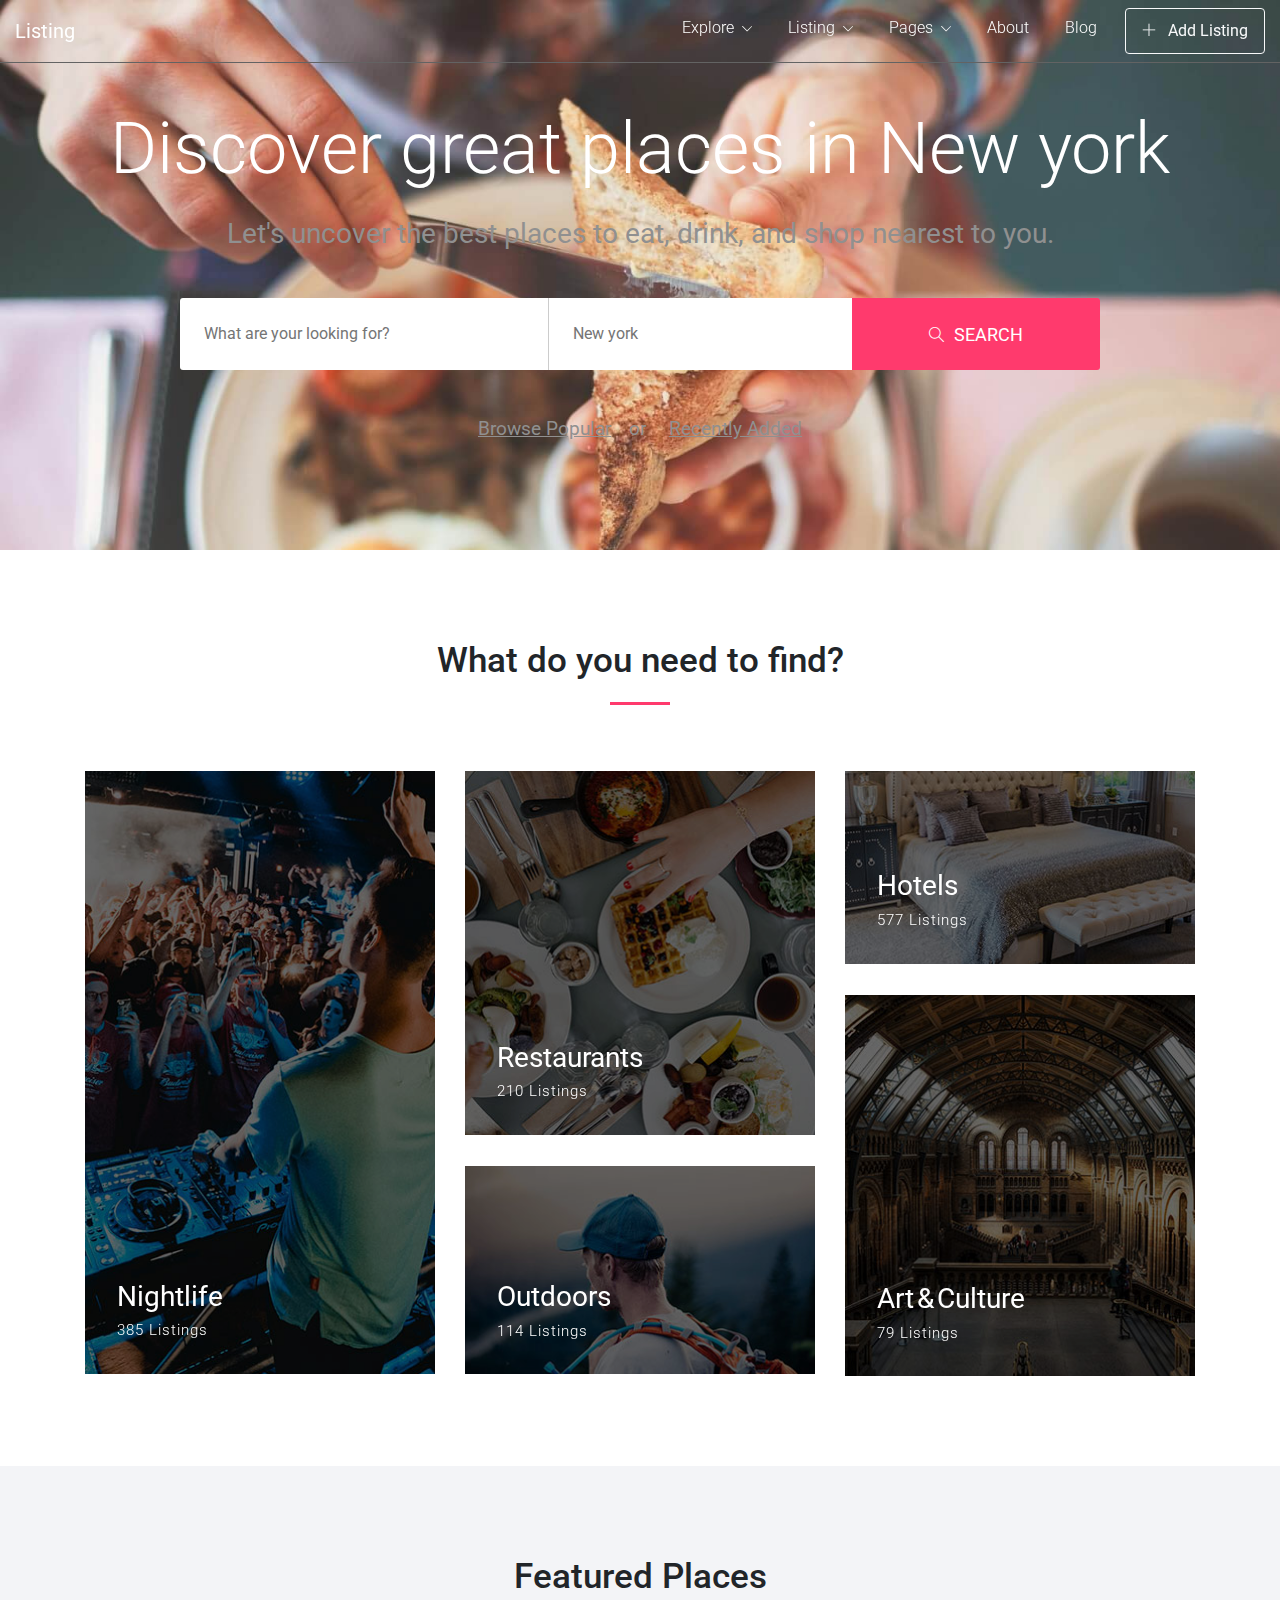
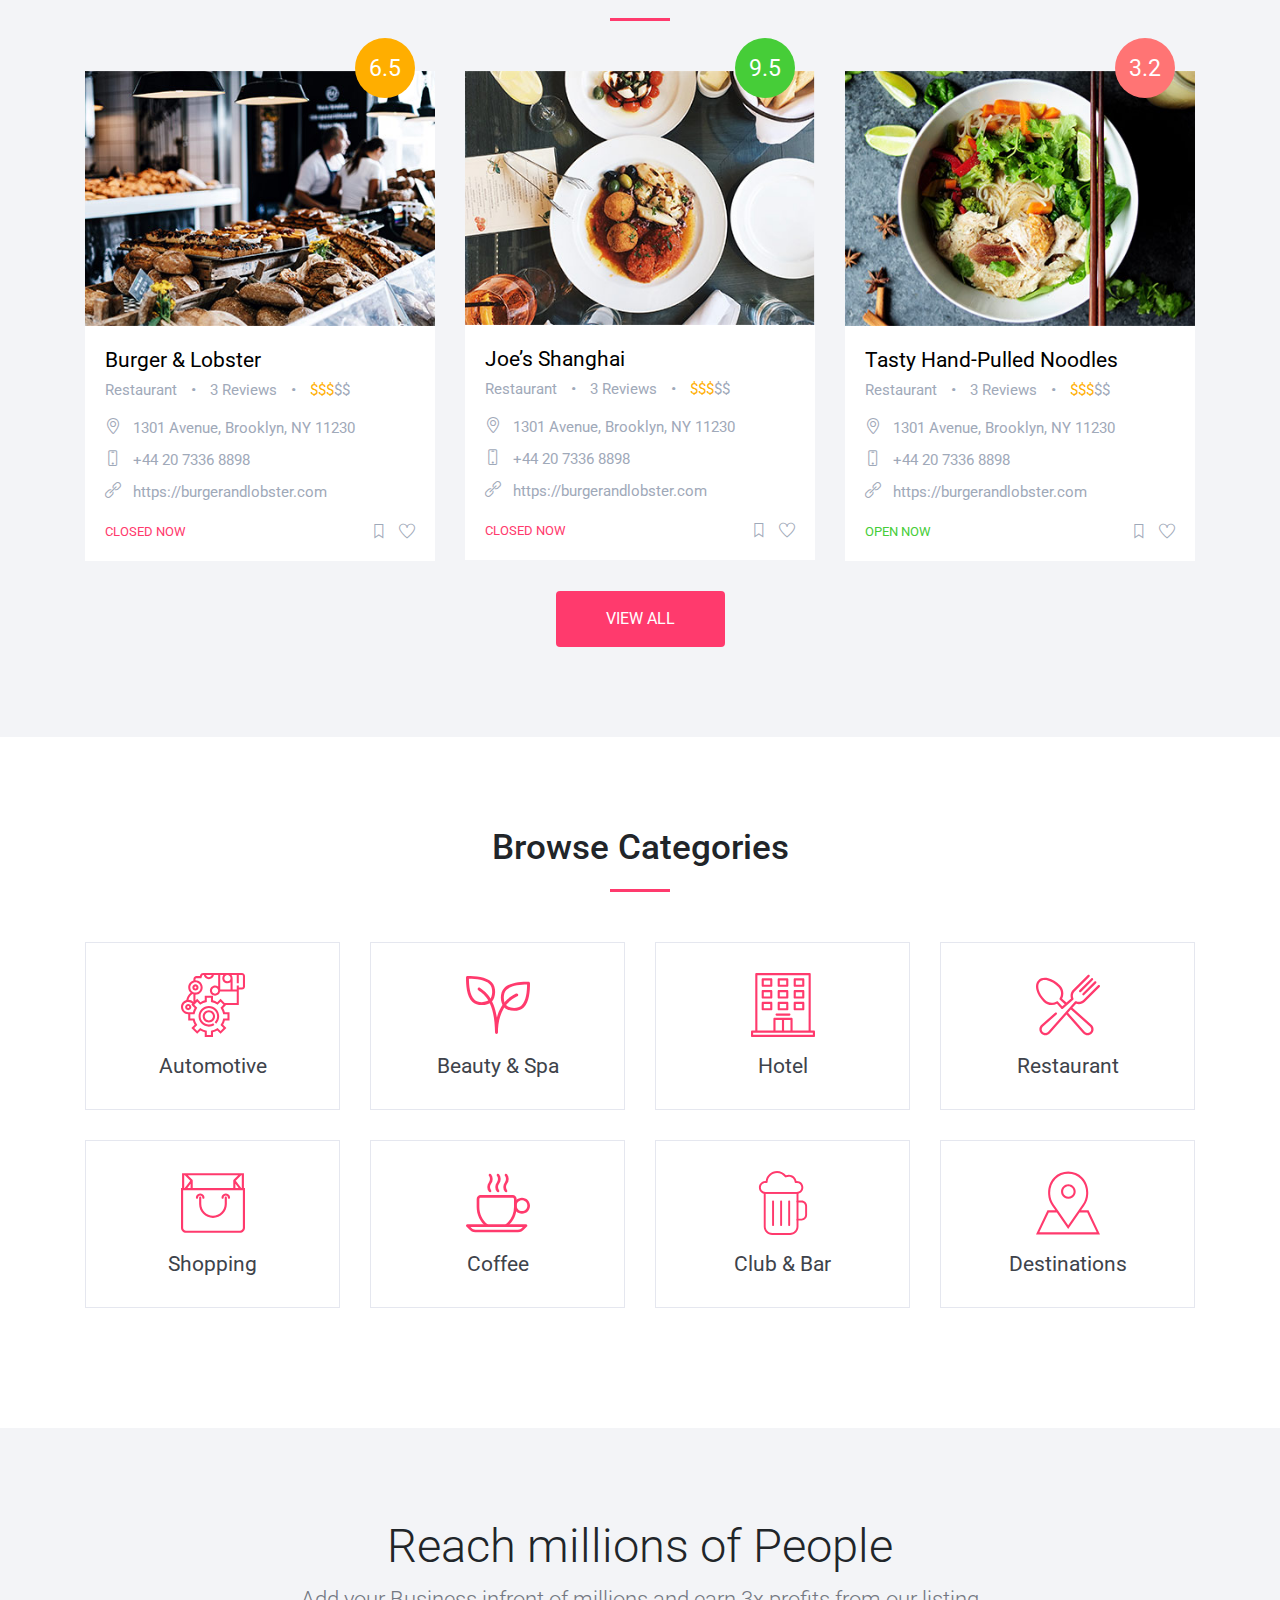
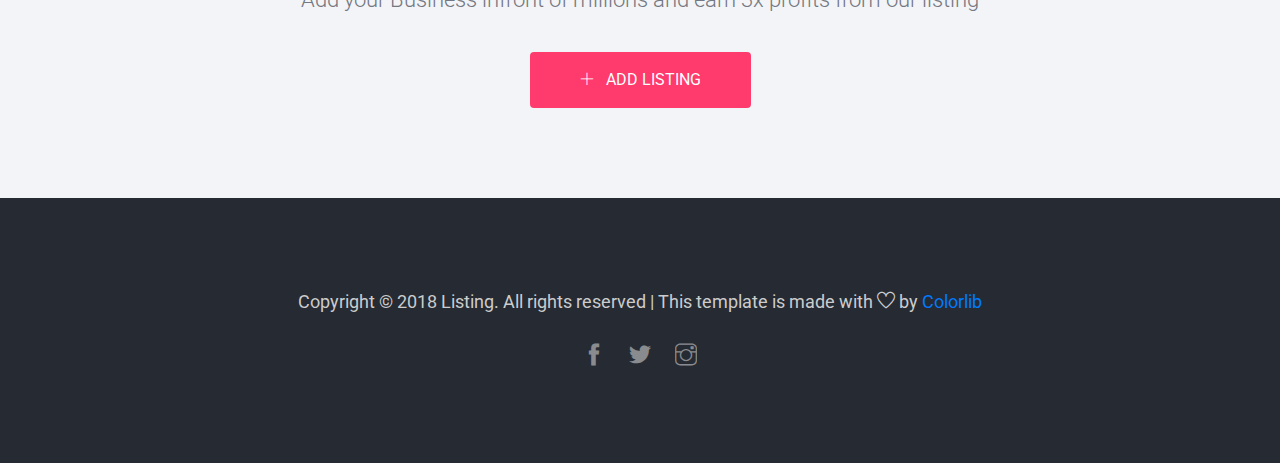
<file: listing-master/index.html>
<!DOCTYPE html>
<html lang="en">

<head>
    <!-- Required meta tags -->
    <meta charset="utf-8">
    <meta http-equiv="X-UA-Compatible" content="IE=edge">
    <meta name="viewport" content="width=device-width, initial-scale=1, shrink-to-fit=no">
    <meta name="author" content="Colorlib">
    <meta name="description" content="#">
    <meta name="keywords" content="#">
    <!-- Page Title -->
    <title>Listing &amp; Directory Website Template</title>
    <!-- Bootstrap CSS -->
    <link rel="stylesheet" href="https://maxcdn.bootstrapcdn.com/bootstrap/4.0.0/css/bootstrap.min.css"
        integrity="sha384-Gn5384xqQ1aoWXA+058RXPxPg6fy4IWvTNh0E263XmFcJlSAwiGgFAW/dAiS6JXm" crossorigin="anonymous">

    <!-- JS파일 -->
    <script src="https://code.jquery.com/jquery-3.2.1.slim.min.js"
        integrity="sha384-KJ3o2DKtIkvYIK3UENzmM7KCkRr/rE9/Qpg6aAZGJwFDMVNA/GpGFF93hXpG5KkN"
        crossorigin="anonymous"></script>
    <script src="https://cdnjs.cloudflare.com/ajax/libs/popper.js/1.12.9/umd/popper.min.js"
        integrity="sha384-ApNbgh9B+Y1QKtv3Rn7W3mgPxhU9K/ScQsAP7hUibX39j7fakFPskvXusvfa0b4Q"
        crossorigin="anonymous"></script>
    <script src="https://maxcdn.bootstrapcdn.com/bootstrap/4.0.0/js/bootstrap.min.js"
        integrity="sha384-JZR6Spejh4U02d8jOt6vLEHfe/JQGiRRSQQxSfFWpi1MquVdAyjUar5+76PVCmYl"
        crossorigin="anonymous"></script>

    <!-- Google Fonts -->
    <link href="https://fonts.googleapis.com/css?family=Roboto:300,400,400i,500,700,900" rel="stylesheet">
    <!-- Simple line Icon -->
    <link rel="stylesheet" href="css/simple-line-icons.css">
    <!-- Themify Icon -->
    <link rel="stylesheet" href="css/themify-icons.css">
    <!-- Hover Effects -->
    <link rel="stylesheet" href="css/set1.css">
    <!-- Main CSS -->
    <link rel="stylesheet" href="css/style.css">
</head>

<body>
    <!--============================= HEADER =============================-->
    <div class="nav-menu">
        <div class="bg transition">
            <div class="container-fluid fixed">
                <div class="row">
                    <div class="col-md-12">
                        <nav class="navbar navbar-expand-lg navbar-light">
                            <a class="navbar-brand" href="index.html">Listing</a>
                            <button class="navbar-toggler" type="button" data-toggle="collapse"
                                data-target="#navbarNavDropdown" aria-controls="navbarNavDropdown" aria-expanded="false"
                                aria-label="Toggle navigation">
                                <span class="icon-menu"></span>
                            </button>
                            <div class="collapse navbar-collapse justify-content-end" id="navbarNavDropdown">
                                <ul class="navbar-nav">
                                    <li class="nav-item dropdown">
                                        <a class="nav-link" href="#" id="navbarDropdownMenuLink" data-toggle="dropdown"
                                            aria-haspopup="true" aria-expanded="false">
                                            Explore
                                            <span class="icon-arrow-down"></span>
                                        </a>
                                        <div class="dropdown-menu" aria-labelledby="navbarDropdownMenuLink">
                                            <a class="dropdown-item" href="#">Action</a>
                                            <a class="dropdown-item" href="#">Another action</a>
                                            <a class="dropdown-item" href="#">Something else here</a>
                                        </div>
                                    </li>
                                    <li class="nav-item dropdown">
                                        <a class="nav-link" href="#" id="navbarDropdownMenuLink1" data-toggle="dropdown"
                                            aria-haspopup="true" aria-expanded="false">
                                            Listing
                                            <span class="icon-arrow-down"></span>
                                        </a>
                                        <div class="dropdown-menu" aria-labelledby="navbarDropdownMenuLink">
                                            <a class="dropdown-item" href="#">Action</a>
                                            <a class="dropdown-item" href="#">Another action</a>
                                            <a class="dropdown-item" href="#">Something else here</a>
                                        </div>
                                    </li>
                                    <li class="nav-item dropdown">
                                        <a class="nav-link" href="#" id="navbarDropdownMenuLink2" data-toggle="dropdown"
                                            aria-haspopup="true" aria-expanded="false">
                                            Pages
                                            <span class="icon-arrow-down"></span>
                                        </a>
                                        <div class="dropdown-menu" aria-labelledby="navbarDropdownMenuLink">
                                            <a class="dropdown-item" href="#">Action</a>
                                            <a class="dropdown-item" href="#">Another action</a>
                                            <a class="dropdown-item" href="#">Something else here</a>
                                        </div>
                                    </li>
                                    <li class="nav-item active">
                                        <a class="nav-link" href="#">About</a>
                                    </li>
                                    <li class="nav-item">
                                        <a class="nav-link" href="#">Blog</a>
                                    </li>
                                    <li><a href="#" class="btn btn-outline-light top-btn"><span class="ti-plus"></span>
                                            Add Listing</a></li>
                                </ul>
                            </div>
                        </nav>
                    </div>
                </div>
            </div>
        </div>
    </div>
    <!-- SLIDER -->
    <section class="slider d-flex align-items-center">
        <!-- <img src="images/slider.jpg" class="img-fluid" alt="#"> -->
        <div class="container">
            <div class="row d-flex justify-content-center">
                <div class="col-md-12">
                    <div class="slider-title_box">
                        <div class="row">
                            <div class="col-md-12">
                                <div class="slider-content_wrap">
                                    <h1>Discover great places in New york</h1>
                                    <h5>Let's uncover the best places to eat, drink, and shop nearest to you.</h5>
                                </div>
                            </div>
                        </div>
                        <div class="row d-flex justify-content-center">
                            <div class="col-md-10">
                                <form class="form-wrap mt-4">
                                    <div class="btn-group" role="group" aria-label="Basic example">
                                        <input type="text" placeholder="What are your looking for?" class="btn-group1">
                                        <input type="text" placeholder="New york" class="btn-group2">
                                        <button type="submit" class="btn-form"><span
                                                class="icon-magnifier search-icon"></span>SEARCH<i
                                                class="pe-7s-angle-right"></i></button>
                                    </div>
                                </form>
                                <div class="slider-link">
                                    <a href="#">Browse Popular</a><span>or</span> <a href="#">Recently Added</a>
                                </div>
                            </div>
                        </div>
                    </div>
                </div>
            </div>
        </div>
    </section>
    <!--// SLIDER -->
    <!--//END HEADER -->
    <!--============================= FIND PLACES =============================-->
    <section class="main-block">
        <div class="container">
            <div class="row justify-content-center">
                <div class="col-md-5">
                    <div class="styled-heading">
                        <h3>What do you need to find?</h3>
                    </div>
                </div>
            </div>
            <div class="row">
                <div class="col-md-4">
                    <div class="find-place-img_wrap">
                        <div class="grid">
                            <figure class="effect-ruby">
                                <img src="images/find-place1.jpg" class="img-fluid" alt="img13" />
                                <figcaption>
                                    <h5>Nightlife </h5>
                                    <p>385 Listings</p>
                                </figcaption>
                            </figure>
                        </div>
                    </div>
                </div>
                <div class="col-md-4">
                    <div class="row find-img-align">
                        <div class="col-md-12">
                            <div class="find-place-img_wrap">
                                <div class="grid">
                                    <figure class="effect-ruby">
                                        <img src="images/find-place2.jpg" class="img-fluid" alt="img13" />
                                        <figcaption>
                                            <h5>Restaurants</h5>
                                            <p>210 Listings</p>
                                        </figcaption>
                                    </figure>
                                </div>
                            </div>
                        </div>
                    </div>
                    <div class="row">
                        <div class="col-md-12">
                            <div class="find-place-img_wrap">
                                <div class="grid">
                                    <figure class="effect-ruby">
                                        <img src="images/find-place3.jpg" class="img-fluid" alt="img13" />
                                        <figcaption>
                                            <h5>Outdoors </h5>
                                            <p>114 Listings</p>
                                        </figcaption>
                                    </figure>
                                </div>
                            </div>
                        </div>
                    </div>
                </div>
                <div class="col-md-4">
                    <div class="row find-img-align">
                        <div class="col-md-12">
                            <div class="find-place-img_wrap">
                                <div class="grid">
                                    <figure class="effect-ruby">
                                        <img src="images/find-place4.jpg" class="img-fluid" alt="img13" />
                                        <figcaption>
                                            <h5>Hotels </h5>
                                            <p>577 Listings</p>
                                        </figcaption>
                                    </figure>
                                </div>
                            </div>
                        </div>
                    </div>
                    <div class="row">
                        <div class="col-md-12">
                            <div class="find-place-img_wrap">
                                <div class="grid">
                                    <figure class="effect-ruby">
                                        <img src="images/find-place5.jpg" class="img-fluid" alt="img13" />
                                        <figcaption>
                                            <h5>Art & Culture </h5>
                                            <p>79 Listings</p>
                                        </figcaption>
                                    </figure>
                                </div>
                            </div>
                        </div>
                    </div>
                </div>
            </div>
        </div>
    </section>
    <!--//END FIND PLACES -->
    <!--============================= FEATURED PLACES =============================-->
    <section class="main-block light-bg">
        <div class="container">
            <div class="row justify-content-center">
                <div class="col-md-5">
                    <div class="styled-heading">
                        <h3>Featured Places</h3>
                    </div>
                </div>
            </div>
            <div class="row">
                <div class="col-md-4 featured-responsive">
                    <div class="featured-place-wrap">
                        <a href="detail.html">
                            <img src="images/featured1.jpg" class="img-fluid" alt="#">
                            <span class="featured-rating-orange">6.5</span>
                            <div class="featured-title-box">
                                <h6>Burger & Lobster</h6>
                                <p>Restaurant </p> <span>• </span>
                                <p>3 Reviews</p> <span> • </span>
                                <p><span>$$$</span>$$</p>
                                <ul>
                                    <li><span class="icon-location-pin"></span>
                                        <p>1301 Avenue, Brooklyn, NY 11230</p>
                                    </li>
                                    <li><span class="icon-screen-smartphone"></span>
                                        <p>+44 20 7336 8898</p>
                                    </li>
                                    <li><span class="icon-link"></span>
                                        <p>https://burgerandlobster.com</p>
                                    </li>

                                </ul>
                                <div class="bottom-icons">
                                    <div class="closed-now">CLOSED NOW</div>
                                    <span class="ti-heart"></span>
                                    <span class="ti-bookmark"></span>
                                </div>
                            </div>
                        </a>
                    </div>
                </div>
                <div class="col-md-4 featured-responsive">
                    <div class="featured-place-wrap">
                        <a href="detail.html">
                            <img src="images/featured2.jpg" class="img-fluid" alt="#">
                            <span class="featured-rating-green">9.5</span>
                            <div class="featured-title-box">
                                <h6>Joe’s Shanghai</h6>
                                <p>Restaurant </p> <span>• </span>
                                <p>3 Reviews</p> <span> • </span>
                                <p><span>$$$</span>$$</p>
                                <ul>
                                    <li><span class="icon-location-pin"></span>
                                        <p>1301 Avenue, Brooklyn, NY 11230</p>
                                    </li>
                                    <li><span class="icon-screen-smartphone"></span>
                                        <p>+44 20 7336 8898</p>
                                    </li>
                                    <li><span class="icon-link"></span>
                                        <p>https://burgerandlobster.com</p>
                                    </li>

                                </ul>
                                <div class="bottom-icons">
                                    <div class="closed-now">CLOSED NOW</div>
                                    <span class="ti-heart"></span>
                                    <span class="ti-bookmark"></span>
                                </div>
                            </div>
                        </a>
                    </div>
                </div>
                <div class="col-md-4 featured-responsive">
                    <div class="featured-place-wrap">
                        <a href="detail.html">
                            <img src="images/featured3.jpg" class="img-fluid" alt="#">
                            <span class="featured-rating">3.2</span>
                            <div class="featured-title-box">
                                <h6>Tasty Hand-Pulled Noodles</h6>
                                <p>Restaurant </p> <span>• </span>
                                <p>3 Reviews</p> <span> • </span>
                                <p><span>$$$</span>$$</p>
                                <ul>
                                    <li><span class="icon-location-pin"></span>
                                        <p>1301 Avenue, Brooklyn, NY 11230</p>
                                    </li>
                                    <li><span class="icon-screen-smartphone"></span>
                                        <p>+44 20 7336 8898</p>
                                    </li>
                                    <li><span class="icon-link"></span>
                                        <p>https://burgerandlobster.com</p>
                                    </li>

                                </ul>
                                <div class="bottom-icons">
                                    <div class="open-now">OPEN NOW</div>
                                    <span class="ti-heart"></span>
                                    <span class="ti-bookmark"></span>
                                </div>
                            </div>
                        </a>
                    </div>
                </div>
            </div>
            <div class="row justify-content-center">
                <div class="col-md-4">
                    <div class="featured-btn-wrap">
                        <a href="#" class="btn btn-danger">VIEW ALL</a>
                    </div>
                </div>
            </div>
        </div>
    </section>
    <!--//END FEATURED PLACES -->
    <!--============================= CATEGORIES =============================-->
    <section class="main-block">
        <div class="container">
            <div class="row justify-content-center">
                <div class="col-md-5">
                    <div class="styled-heading">
                        <h3>Browse Categories</h3>
                    </div>
                </div>
            </div>
            <div class="row">
                <div class="col-md-3 category-responsive">
                    <a href="#" class="category-wrap">
                        <div class="category-block">
                            <svg class="category-img" xmlns="http://www.w3.org/2000/svg"
                                xmlns:xlink="http://www.w3.org/1999/xlink" version="1.1" id="Capa_1" x="0px" y="0px"
                                viewBox="0 0 496 496" style="enable-background:new 0 0 496 496;" xml:space="preserve"
                                width="512px" height="512px">
                                <g>
                                    <g>
                                        <g>
                                            <g>
                                                <path
                                                    d="M472,0h-24H288H171.528c-10.344,0-19.496,6.592-22.776,16.408L146.232,24H120c-13.232,0-24,10.768-24,24v10.36     C72.904,65.264,56,86.688,56,112c0,16.712,7.4,31.696,19.048,41.968c-17.896,13.608-30.144,33.72-33.752,56.064     C17.544,216.504,0,238.216,0,264c0,30.872,25.128,56,56,56v48h36.04c2.976,11.56,7.568,22.616,13.712,32.984l-25.512,25.52     l45.256,45.256l25.52-25.512c10.368,6.144,21.424,10.736,32.984,13.712V496h64v-36.04c11.56-2.976,22.616-7.568,32.984-13.712     l25.52,25.512l45.256-45.256l-25.512-25.52c6.144-10.368,10.736-21.424,13.712-32.984H376v-64h-36.04     c-2.976-11.56-7.568-22.616-13.712-32.984L349.256,248H448V144v-16h24c13.232,0,24-10.768,24-24V24C496,10.768,485.232,0,472,0z      M360,16c13.232,0,24,10.768,24,24s-10.768,24-24,24s-24-10.768-24-24S346.768,16,360,16z M304,16h24.208     C323.128,22.704,320,30.96,320,40c0,22.056,17.944,40,40,40c9.04,0,17.296-3.128,24-8.208V128h-80V16z M238.528,16     c-3.312,9.288-12.112,16-22.528,16s-19.216-6.712-22.528-16H238.528z M72,112c0-22.056,17.944-40,40-40c22.056,0,40,17.944,40,40     c0,22.056-17.944,40-40,40c-8.2,0-15.832-2.496-22.184-6.752l-0.216-0.44c-0.08,0.04-0.144,0.088-0.224,0.128     C78.904,137.712,72,125.656,72,112z M89.488,163.24c2.104,0.928,4.28,1.736,6.512,2.408v59.248     c-10.008-10.2-23.68-16.296-38.2-16.768C62,189.68,73.48,173.432,89.488,163.24z M56,304c-22.056,0-40-17.944-40-40     c0-22.056,17.944-40,40-40c12.072,0,23.424,5.56,30.96,14.768l-6.728,6.728l25.512,25.52C99.6,281.384,95.008,292.44,92.032,304     H64H56z M328,246.632l-22.192,22.192l3.608,5.448c8,12.088,13.504,25.312,16.336,39.32l1.304,6.408H360v32h-32.944l-1.304,6.408     c-2.832,14.008-8.336,27.232-16.336,39.32l-3.608,5.448l23.336,23.336l-22.632,22.632l-23.336-23.336l-5.448,3.608     c-12.088,8-25.312,13.504-39.32,16.336L232,447.056V480h-32v-32.944l-6.408-1.304c-14.008-2.832-27.232-8.336-39.32-16.336     l-5.448-3.608l-23.336,23.336l-22.632-22.632l23.336-23.336l-3.608-5.448c-8-12.088-13.504-25.312-16.336-39.32L104.944,352H72     v-32h32.944l1.304-6.408c2.832-14.008,8.336-27.232,16.336-39.32l3.608-5.448l-23.336-23.336l22.632-22.632l23.336,23.336     l5.448-3.608c12.088-8,25.312-13.504,39.32-16.336l6.408-1.304V192h32v32.944l6.408,1.304     c14.008,2.832,27.232,8.336,39.32,16.336l5.448,3.608l23.336-23.336L328,244.352V246.632z M432,232h-93.728l-31.768-31.768     l-25.52,25.512C270.616,219.6,259.56,215.008,248,212.032V176h-64v36.04c-11.56,2.976-22.616,7.568-32.984,13.712l-25.52-25.512     L112,213.728V168c30.872,0,56-25.128,56-56s-25.128-56-56-56v-8c0-4.416,3.584-8,8-8h37.768l6.168-18.528     c1.096-3.28,4.152-5.472,7.592-5.472h5.28c3.72,18.232,19.88,32,39.192,32s35.472-13.768,39.192-32H288v88.208     C281.296,99.128,273.04,96,264,96c-22.056,0-40,17.944-40,40c0,22.056,17.944,40,40,40c19.312,0,35.472-13.768,39.192-32H432V232     z M288,136c0,13.232-10.768,24-24,24s-24-10.768-24-24s10.768-24,24-24S288,122.768,288,136z M480,104c0,4.416-3.584,8-8,8h-24     V96h-16v16v16h-32V40c0-9.04-3.128-17.296-8.208-24H432v64h16V16h24c4.416,0,8,3.584,8,8V104z"
                                                    data-original="#000000" class="active-path" data-old_color="#ff3a6d"
                                                    fill="#ff3a6d" />
                                                <path
                                                    d="M56,240c-13.232,0-24,10.768-24,24s10.768,24,24,24s24-10.768,24-24S69.232,240,56,240z M56,272c-4.416,0-8-3.584-8-8     c0-4.416,3.584-8,8-8s8,3.584,8,8C64,268.416,60.416,272,56,272z"
                                                    data-original="#000000" class="active-path" data-old_color="#ff3a6d"
                                                    fill="#ff3a6d" />
                                                <path
                                                    d="M112,136c13.232,0,24-10.768,24-24s-10.768-24-24-24s-24,10.768-24,24S98.768,136,112,136z M112,104c4.416,0,8,3.584,8,8     s-3.584,8-8,8s-8-3.584-8-8S107.584,104,112,104z"
                                                    data-original="#000000" class="active-path" data-old_color="#ff3a6d"
                                                    fill="#ff3a6d" />
                                                <path
                                                    d="M216,256c-44.112,0-80,35.888-80,80s35.888,80,80,80c15.168,0,29.944-4.272,42.728-12.36l-8.56-13.512     C239.952,396.584,228.144,400,216,400c-35.288,0-64-28.712-64-64c0-35.288,28.712-64,64-64c35.288,0,64,28.712,64,64     c0,17.008-6.6,33.016-18.584,45.096l11.36,11.264C287.752,377.272,296,357.256,296,336C296,291.888,260.112,256,216,256z"
                                                    data-original="#000000" class="active-path" data-old_color="#ff3a6d"
                                                    fill="#ff3a6d" />
                                                <path
                                                    d="M216,288c-26.472,0-48,21.528-48,48s21.528,48,48,48s48-21.528,48-48S242.472,288,216,288z M216,368     c-17.648,0-32-14.352-32-32s14.352-32,32-32s32,14.352,32,32S233.648,368,216,368z"
                                                    data-original="#000000" class="active-path" data-old_color="#ff3a6d"
                                                    fill="#ff3a6d" />
                                            </g>
                                        </g>
                                    </g>
                                </g>
                            </svg>
                            <h6>Automotive</h6>
                        </div>
                    </a>
                </div>
                <div class="col-md-3 category-responsive">
                    <a href="#" class="category-wrap">
                        <div class="category-block">
                            <svg class="category-img" xmlns="http://www.w3.org/2000/svg"
                                xmlns:xlink="http://www.w3.org/1999/xlink" version="1.1" id="Layer_1" x="0px" y="0px"
                                viewBox="0 0 469.824 469.824" style="enable-background:new 0 0 469.824 469.824;"
                                xml:space="preserve" width="512px" height="512px">
                                <g>
                                    <g>
                                        <g>
                                            <path
                                                d="M188.885,67.36C147.84,26.336,67.52,21.579,10.667,21.579C4.779,21.579,0,26.357,0,32.245    c0,56.853,4.736,137.173,45.781,178.219c17.323,17.323,43.883,25.067,70.208,25.067c28.608,0,56.96-9.152,72.896-25.088    C219.456,179.872,225.067,103.52,188.885,67.36z M173.803,195.381c-22.827,22.805-86.208,26.709-112.917,0    C27.755,162.251,22.016,94.944,21.397,42.976c51.968,0.619,119.275,6.357,152.405,39.488    C200.512,109.173,196.608,172.576,173.803,195.381z"
                                                data-original="#000000" class="active-path" data-old_color="#ff3a6d"
                                                fill="#ff3a6d" />
                                        </g>
                                    </g>
                                    <g>
                                        <g>
                                            <path
                                                d="M459.157,63.776c-56.853,0-137.173,4.736-178.219,45.781c-36.181,36.16-30.571,112.512,0,143.083    c15.936,15.915,44.267,25.067,72.875,25.067c26.325,0,52.864-7.723,70.229-25.045c41.024-41.045,45.781-121.365,45.781-178.219    C469.824,68.555,465.045,63.776,459.157,63.776z M408.917,237.557c-26.709,26.709-90.112,22.805-112.917,0    c-22.805-22.805-26.709-86.208,0-112.917c33.131-33.131,100.437-38.869,152.405-39.488    C447.787,137.141,442.048,204.448,408.917,237.557z"
                                                data-original="#000000" class="active-path" data-old_color="#ff3a6d"
                                                fill="#ff3a6d" />
                                        </g>
                                    </g>
                                    <g>
                                        <g>
                                            <path
                                                d="M382.123,156.107c-2.517-5.355-9.728-7.189-15.04-4.715c-81.813,38.464-122.005,105.536-140.267,174.485    c-22.592-146.603-87.936-191.296-115.648-210.261c-3.456-2.368-6.144-4.096-7.637-5.568c-4.16-4.16-10.923-4.16-15.083,0    c-4.16,4.16-4.16,10.923,0,15.083c2.112,2.091,5.76,4.715,10.688,8.085c31.232,21.355,114.197,78.123,114.197,304.363    c0,5.888,4.779,10.667,10.667,10.667s10.667-4.779,10.667-10.645c0-91.413,24.555-211.925,141.504-266.88    c0-0.021,1.728-0.832,1.728-0.832C383.211,167.371,384.64,161.44,382.123,156.107z"
                                                data-original="#000000" class="active-path" data-old_color="#ff3a6d"
                                                fill="#ff3a6d" />
                                        </g>
                                    </g>
                                </g>
                            </svg>
                            <h6>Beauty & Spa</h6>
                        </div>
                    </a>
                </div>
                <div class="col-md-3 category-responsive">
                    <a href="#" class="category-wrap">
                        <div class="category-block">
                            <svg class="category-img" xmlns="http://www.w3.org/2000/svg"
                                xmlns:xlink="http://www.w3.org/1999/xlink" version="1.1" id="Layer_2" x="0px" y="0px"
                                viewBox="0 0 503.607 503.607" style="enable-background:new 0 0 503.607 503.607;"
                                xml:space="preserve" width="512px" height="512px">
                                <g>
                                    <g transform="translate(1 1)">
                                        <g>
                                            <g>
                                                <path
                                                    d="M494.213,452.246h-25.18V7.393c0-5.036-3.357-8.393-8.393-8.393H40.967c-5.036,0-8.393,3.357-8.393,8.393v444.852H7.393     c-5.036,0-8.393,3.357-8.393,8.393v33.574c0,5.036,3.357,8.393,8.393,8.393h486.82c5.036,0,8.393-3.357,8.393-8.393v-33.574     C502.607,455.603,499.249,452.246,494.213,452.246z M49.361,15.787h402.885v436.459H326.344v-92.328     c0-5.036-3.357-8.393-8.393-8.393h-67.148h-67.148c-5.036,0-8.393,3.357-8.393,8.393v92.328H49.361V15.787z M192.049,452.246     v-83.934h50.361v83.934H192.049z M259.197,368.311h50.361v83.934h-50.361V368.311z M485.82,485.82H15.787v-16.787h25.18h142.689     h67.148h67.148h142.689h25.18V485.82z"
                                                    data-original="#000000" class="active-path" data-old_color="#ff3a6d"
                                                    fill="#ff3a6d" />
                                                <path
                                                    d="M158.475,40.967H91.328c-5.036,0-8.393,3.357-8.393,8.393v50.361c0,5.036,3.357,8.393,8.393,8.393h67.148     c5.036,0,8.393-3.357,8.393-8.393V49.361C166.869,44.325,163.511,40.967,158.475,40.967z M150.082,91.328H99.721V57.754h50.361     V91.328z"
                                                    data-original="#000000" class="active-path" data-old_color="#ff3a6d"
                                                    fill="#ff3a6d" />
                                                <path
                                                    d="M158.475,133.295H91.328c-5.036,0-8.393,3.357-8.393,8.393v50.361c0,5.036,3.357,8.393,8.393,8.393h67.148     c5.036,0,8.393-3.357,8.393-8.393v-50.361C166.869,136.652,163.511,133.295,158.475,133.295z M150.082,183.656H99.721v-33.574     h50.361V183.656z"
                                                    data-original="#000000" class="active-path" data-old_color="#ff3a6d"
                                                    fill="#ff3a6d" />
                                                <path
                                                    d="M217.229,200.443h67.148c5.036,0,8.393-3.357,8.393-8.393v-50.361c0-5.036-3.357-8.393-8.393-8.393h-67.148     c-5.036,0-8.393,3.357-8.393,8.393v50.361C208.836,197.085,212.193,200.443,217.229,200.443z M225.623,150.082h50.361v33.574     h-50.361V150.082z"
                                                    data-original="#000000" class="active-path" data-old_color="#ff3a6d"
                                                    fill="#ff3a6d" />
                                                <path
                                                    d="M343.131,200.443h67.148c5.036,0,8.393-3.357,8.393-8.393v-50.361c0-5.036-3.357-8.393-8.393-8.393h-67.148     c-5.036,0-8.393,3.357-8.393,8.393v50.361C334.738,197.085,338.095,200.443,343.131,200.443z M351.525,150.082h50.361v33.574     h-50.361V150.082z"
                                                    data-original="#000000" class="active-path" data-old_color="#ff3a6d"
                                                    fill="#ff3a6d" />
                                                <path
                                                    d="M217.229,292.771h67.148c5.036,0,8.393-3.357,8.393-8.393v-50.361c0-5.036-3.357-8.393-8.393-8.393h-67.148     c-5.036,0-8.393,3.357-8.393,8.393v50.361C208.836,289.413,212.193,292.771,217.229,292.771z M225.623,242.41h50.361v33.574     h-50.361V242.41z"
                                                    data-original="#000000" class="active-path" data-old_color="#ff3a6d"
                                                    fill="#ff3a6d" />
                                                <path
                                                    d="M343.131,292.771h67.148c5.036,0,8.393-3.357,8.393-8.393v-50.361c0-5.036-3.357-8.393-8.393-8.393h-67.148     c-5.036,0-8.393,3.357-8.393,8.393v50.361C334.738,289.413,338.095,292.771,343.131,292.771z M351.525,242.41h50.361v33.574     h-50.361V242.41z"
                                                    data-original="#000000" class="active-path" data-old_color="#ff3a6d"
                                                    fill="#ff3a6d" />
                                                <path
                                                    d="M158.475,225.623H91.328c-5.036,0-8.393,3.357-8.393,8.393v50.361c0,5.036,3.357,8.393,8.393,8.393h67.148     c5.036,0,8.393-3.357,8.393-8.393v-50.361C166.869,228.98,163.511,225.623,158.475,225.623z M150.082,275.984H99.721V242.41     h50.361V275.984z"
                                                    data-original="#000000" class="active-path" data-old_color="#ff3a6d"
                                                    fill="#ff3a6d" />
                                                <path
                                                    d="M217.229,108.115h67.148c5.036,0,8.393-3.357,8.393-8.393V49.361c0-5.036-3.357-8.393-8.393-8.393h-67.148     c-5.036,0-8.393,3.357-8.393,8.393v50.361C208.836,104.757,212.193,108.115,217.229,108.115z M225.623,57.754h50.361v33.574     h-50.361V57.754z"
                                                    data-original="#000000" class="active-path" data-old_color="#ff3a6d"
                                                    fill="#ff3a6d" />
                                                <path
                                                    d="M343.131,108.115h67.148c5.036,0,8.393-3.357,8.393-8.393V49.361c0-5.036-3.357-8.393-8.393-8.393h-67.148     c-5.036,0-8.393,3.357-8.393,8.393v50.361C334.738,104.757,338.095,108.115,343.131,108.115z M351.525,57.754h50.361v33.574     h-50.361V57.754z"
                                                    data-original="#000000" class="active-path" data-old_color="#ff3a6d"
                                                    fill="#ff3a6d" />
                                                <path
                                                    d="M200.443,334.738h100.721c5.036,0,8.393-3.357,8.393-8.393c0-5.036-3.357-8.393-8.393-8.393H200.443     c-5.036,0-8.393,3.357-8.393,8.393C192.049,331.38,195.407,334.738,200.443,334.738z"
                                                    data-original="#000000" class="active-path" data-old_color="#ff3a6d"
                                                    fill="#ff3a6d" />
                                            </g>
                                        </g>
                                    </g>
                                </g>
                            </svg>
                            <h6>Hotel</h6>
                        </div>
                    </a>
                </div>
                <div class="col-md-3 category-responsive">
                    <a href="#" class="category-wrap">
                        <div class="category-block">
                            <svg class="category-img" xmlns="http://www.w3.org/2000/svg"
                                xmlns:xlink="http://www.w3.org/1999/xlink" version="1.1" id="Layer_3" x="0px" y="0px"
                                viewBox="0 0 512 512" style="enable-background:new 0 0 512 512;" xml:space="preserve"
                                width="512px" height="512px">
                                <g>
                                    <g>
                                        <g>
                                            <path
                                                d="M454.976,43.056c-3.591-3.588-9.411-3.591-13.003,0l-95.329,95.326c-3.592,3.591-3.592,9.411-0.001,13.003    c1.796,1.795,4.148,2.692,6.502,2.692c2.352,0,4.706-0.897,6.502-2.692l95.329-95.326    C458.566,52.467,458.566,46.646,454.976,43.056z"
                                                data-original="#000000" class="active-path" data-old_color="#ff3a6d"
                                                fill="#ff3a6d" />
                                        </g>
                                    </g>
                                    <g>
                                        <g>
                                            <path
                                                d="M480.9,68.571c-3.592-3.589-9.412-3.589-13.003,0l-95.328,95.328c-3.59,3.592-3.59,9.412-0.001,13.003    c1.796,1.795,4.15,2.692,6.502,2.692c2.352,0,4.706-0.897,6.502-2.692L480.9,81.573C484.491,77.982,484.491,72.161,480.9,68.571z"
                                                data-original="#000000" class="active-path" data-old_color="#ff3a6d"
                                                fill="#ff3a6d" />
                                        </g>
                                    </g>
                                    <g>
                                        <g>
                                            <path
                                                d="M390.969,229.548L509.307,111.21c3.591-3.592,3.591-9.412,0-13.003c-3.592-3.588-9.412-3.591-13.003,0L377.968,216.545    c-14.579,14.578-36.871,18.403-55.47,9.521c-3.7-1.766-8.118-0.873-10.839,2.193l-40.209,45.303    c-0.016,0.017-0.034,0.032-0.05,0.05c-0.016,0.018-0.028,0.037-0.044,0.055L97.567,469.464c-0.044,0.05-0.088,0.101-0.131,0.152    c-0.573,0.673-1.114,1.264-1.662,1.813c-11.475,11.474-30.145,11.473-41.615,0c-5.558-5.557-8.619-12.948-8.619-20.808    s3.061-15.25,8.629-20.818c0.534-0.537,1.124-1.076,1.803-1.654c0.052-0.043,0.102-0.087,0.152-0.131l108.648-96.434    c3.798-3.371,4.143-9.182,0.773-12.979c-3.371-3.799-9.183-4.146-12.979-0.773L43.99,414.202    c-1.038,0.885-1.967,1.742-2.833,2.609c-9.031,9.031-14.005,21.038-14.005,33.81c0,12.771,4.973,24.779,14.004,33.81    c9.323,9.321,21.566,13.982,33.812,13.981c12.241,0,24.487-4.659,33.803-13.976c0.883-0.881,1.738-1.811,2.616-2.839    l132.432-149.206l132.434,149.208c0.877,1.029,1.732,1.959,2.609,2.834c9.321,9.321,21.565,13.981,33.809,13.981    c12.245,0,24.49-4.661,33.812-13.982c18.64-18.643,18.64-48.975,0.005-67.613c-0.88-0.883-1.811-1.738-2.838-2.615    l-152.391-135.26l29.815-33.592C345.231,253.911,372.565,247.949,390.969,229.548z M431.514,428.019    c0.05,0.044,0.101,0.088,0.152,0.131c0.673,0.573,1.264,1.114,1.813,1.662c11.473,11.474,11.473,30.143,0.001,41.615    c-11.475,11.473-30.144,11.473-41.622-0.005c-0.543-0.543-1.086-1.135-1.659-1.808c-0.043-0.051-0.087-0.102-0.131-0.152    L256.111,318.54l22.939-25.845L431.514,428.019z"
                                                data-original="#000000" class="active-path" data-old_color="#ff3a6d"
                                                fill="#ff3a6d" />
                                        </g>
                                    </g>
                                    <g>
                                        <g>
                                            <path
                                                d="M427.379,16.278c-3.592-3.589-9.412-3.589-13.003,0L296.04,134.617c-18.406,18.404-24.366,45.735-15.807,69.897    l-36.415,32.322l-34.998-31.064c18.099-35.612,11.492-78.851-17.222-107.566c-28.518-28.518-61.55-48.587-93.011-56.508    c-32.843-8.267-61.001-2.748-79.295,15.545s-23.814,46.455-15.545,79.296c7.922,31.459,27.99,64.491,56.51,93.008    c28.714,28.716,71.952,35.323,107.566,17.223c0,0,34.225,38.558,34.659,39.048c1.817,2.047,4.342,3.09,6.88,3.09    c2.171,0,4.349-0.764,6.1-2.318l81.866-72.664c3.065-2.721,3.958-7.141,2.193-10.839c-8.884-18.601-5.058-40.891,9.521-55.468    L427.379,29.281C430.97,25.689,430.97,19.869,427.379,16.278z M210.131,266.737l-33.468-37.706    c-2.964-3.339-7.902-4.069-11.702-1.722c-29.478,18.177-67.188,13.754-91.704-10.763c-26.204-26.203-44.557-56.21-51.68-84.497    c-6.625-26.317-2.819-48.267,10.718-61.803C45.83,56.708,67.78,52.904,94.096,59.53c28.287,7.122,58.296,25.474,84.498,51.678    c24.516,24.515,28.94,62.225,10.762,91.703c-2.344,3.801-1.617,8.737,1.722,11.702l38.888,34.516L210.131,266.737z"
                                                data-original="#000000" class="active-path" data-old_color="#ff3a6d"
                                                fill="#ff3a6d" />
                                        </g>
                                    </g>
                                </g>
                            </svg>
                            <h6>Restaurant</h6>
                        </div>
                    </a>
                </div>
            </div>

            <div class="row">
                <div class="col-md-3 category-responsive">
                    <a href="#" class="category-wrap">
                        <div class="category-block">
                            <svg class="category-img" xmlns="http://www.w3.org/2000/svg"
                                xmlns:xlink="http://www.w3.org/1999/xlink" version="1.1" id="Capa_2" x="0px" y="0px"
                                viewBox="0 0 60 60" style="enable-background:new 0 0 60 60;" xml:space="preserve"
                                width="512px" height="512px">
                                <g>
                                    <g>
                                        <path
                                            d="M59,16V2H1v14H0v37.259C0,55.873,2.127,58,4.742,58h50.517C57.873,58,60,55.873,60,53.259V16H59z M56.5,16l-5.18-6.906   L56.414,4H57v12H56.5z M11,16V9c0-0.024-0.012-0.046-0.014-0.07c-0.005-0.064-0.02-0.124-0.036-0.187   c-0.011-0.042-0.01-0.085-0.027-0.125c-0.009-0.022-0.027-0.039-0.037-0.061c-0.027-0.055-0.065-0.102-0.103-0.152   c-0.028-0.036-0.044-0.081-0.077-0.113L6.414,4h47.172l-4.292,4.292c-0.032,0.032-0.049,0.077-0.077,0.113   c-0.038,0.05-0.075,0.097-0.102,0.152c-0.011,0.022-0.028,0.038-0.038,0.061c-0.017,0.04-0.016,0.084-0.027,0.125   c-0.017,0.063-0.032,0.122-0.036,0.187C49.012,8.954,49,8.976,49,9v7H11z M6,16l3-4.001V16H6z M51,11.999L54,16h-3V11.999z M3,4   h0.586L8.68,9.094L3.5,16H3V4z M58,53.259C58,54.771,56.77,56,55.258,56H4.742C3.23,56,2,54.771,2,53.259V18h56V53.259z"
                                            data-original="#000000" class="active-path" data-old_color="#ff3a6d"
                                            fill="#ff3a6d" />
                                        <path
                                            d="M42,24c-0.552,0-1,0.447-1,1v6c0,6.065-4.935,11-11,11s-11-4.935-11-11v-6c0-0.553-0.448-1-1-1s-1,0.447-1,1v6   c0,7.168,5.832,13,13,13s13-5.832,13-13v-6C43,24.447,42.552,24,42,24z"
                                            data-original="#000000" class="active-path" data-old_color="#ff3a6d"
                                            fill="#ff3a6d" />
                                        <path
                                            d="M20,25c0,0.553,0.448,1,1,1s1-0.447,1-1c0-2.206-1.794-4-4-4s-4,1.794-4,4c0,0.553,0.448,1,1,1s1-0.447,1-1   c0-1.103,0.897-2,2-2S20,23.897,20,25z"
                                            data-original="#000000" class="active-path" data-old_color="#ff3a6d"
                                            fill="#ff3a6d" />
                                        <path
                                            d="M42,21c-2.206,0-4,1.794-4,4c0,0.553,0.448,1,1,1s1-0.447,1-1c0-1.103,0.897-2,2-2s2,0.897,2,2c0,0.553,0.448,1,1,1   s1-0.447,1-1C46,22.794,44.206,21,42,21z"
                                            data-original="#000000" class="active-path" data-old_color="#ff3a6d"
                                            fill="#ff3a6d" />
                                    </g>
                                </g>
                            </svg>
                            <h6>Shopping</h6>
                        </div>
                    </a>
                </div>
                <div class="col-md-3 category-responsive">
                    <a href="#" class="category-wrap">
                        <div class="category-block">
                            <svg class="category-img" xmlns="http://www.w3.org/2000/svg"
                                xmlns:xlink="http://www.w3.org/1999/xlink" version="1.1" id="Capa_3" x="0px" y="0px"
                                viewBox="0 0 511.988 511.988" style="enable-background:new 0 0 511.988 511.988;"
                                xml:space="preserve" width="512px" height="512px">
                                <g>
                                    <g>
                                        <g>
                                            <path
                                                d="M489.865,433.23c-1.643-3.989-5.547-6.592-9.856-6.592H10.676c-4.309,0-8.213,2.603-9.856,6.592    c-1.664,3.989-0.747,8.576,2.304,11.627l23.915,23.915c11.371,11.349,25.003,21.867,47.616,21.867h341.333    c22.613,0,36.245-10.517,47.659-21.867l23.915-23.915C490.612,441.806,491.529,437.22,489.865,433.23z M448.521,453.689    c-11.541,11.541-20.053,15.616-32.533,15.616H74.655c-12.48,0-20.992-4.075-32.533-15.616l-5.717-5.717h417.835L448.521,453.689z"
                                                data-original="#000000" class="active-path" data-old_color="#ff3a6d"
                                                fill="#ff3a6d" />
                                        </g>
                                    </g>
                                    <g>
                                        <g>
                                            <path
                                                d="M373.322,191.972h-256c-17.643,0-32,14.357-32,32v64c0,61.333,27.691,118.784,75.947,157.632    c4.608,3.691,11.328,2.987,14.997-1.621c3.691-4.587,2.965-11.307-1.621-14.997c-43.221-34.773-68.011-86.165-68.011-141.013v-64    c0-5.867,4.779-10.667,10.667-10.667h256c5.888,0,10.667,4.8,10.667,10.667v64c0,54.827-24.789,106.219-68.011,141.013    c-4.587,3.691-5.312,10.411-1.621,14.997c2.112,2.645,5.205,3.989,8.32,3.989c2.347,0,4.715-0.768,6.677-2.347    c48.299-38.869,75.989-96.32,75.989-157.653v-64C405.322,206.329,390.964,191.972,373.322,191.972z"
                                                data-original="#000000" class="active-path" data-old_color="#ff3a6d"
                                                fill="#ff3a6d" />
                                        </g>
                                    </g>
                                    <g>
                                        <g>
                                            <path
                                                d="M328.372,102.628c17.344-21.675,17.344-55.616,0-77.291c-3.691-4.565-10.389-5.333-14.997-1.664    c-4.587,3.691-5.333,10.389-1.664,14.997c10.987,13.739,10.987,36.885-0.021,50.667c-17.344,21.675-17.344,55.616,0,77.291    c2.112,2.645,5.205,4.011,8.341,4.011c2.325,0,4.693-0.768,6.635-2.347c4.608-3.691,5.355-10.389,1.664-14.997    C317.343,139.556,317.343,116.409,328.372,102.628z"
                                                data-original="#000000" class="active-path" data-old_color="#ff3a6d"
                                                fill="#ff3a6d" />
                                        </g>
                                    </g>
                                    <g>
                                        <g>
                                            <path
                                                d="M264.308,102.628c17.344-21.675,17.344-55.616,0-77.291c-3.669-4.565-10.389-5.333-14.997-1.664    c-4.608,3.691-5.355,10.389-1.664,14.997c10.987,13.739,10.987,36.885-0.043,50.667c-17.344,21.675-17.344,55.616,0,77.291    c2.112,2.645,5.205,4.011,8.341,4.011c2.325,0,4.672-0.768,6.677-2.347c4.587-3.691,5.333-10.389,1.664-14.997    C253.3,139.556,253.3,116.409,264.308,102.628z"
                                                data-original="#000000" class="active-path" data-old_color="#ff3a6d"
                                                fill="#ff3a6d" />
                                        </g>
                                    </g>
                                    <g>
                                        <g>
                                            <path
                                                d="M200.372,102.628c17.344-21.675,17.344-55.616,0-77.291c-3.691-4.565-10.368-5.333-14.997-1.664    c-4.587,3.691-5.333,10.411-1.664,14.997c10.987,13.739,10.987,36.885-0.021,50.667c-17.344,21.675-17.344,55.616,0,77.291    c2.112,2.645,5.205,4.011,8.341,4.011c2.325,0,4.693-0.768,6.656-2.325c4.608-3.691,5.355-10.389,1.664-14.997    C189.364,139.577,189.364,116.409,200.372,102.628z"
                                                data-original="#000000" class="active-path" data-old_color="#ff3a6d"
                                                fill="#ff3a6d" />
                                        </g>
                                    </g>
                                    <g>
                                        <g>
                                            <path
                                                d="M447.988,213.305c-35.285,0-64,28.715-64,64s28.715,64,64,64c35.285,0,64-28.715,64-64S483.273,213.305,447.988,213.305z     M447.988,319.972c-23.531,0-42.667-19.136-42.667-42.667c0-23.531,19.136-42.667,42.667-42.667    c23.531,0,42.667,19.136,42.667,42.667C490.655,300.836,471.519,319.972,447.988,319.972z"
                                                data-original="#000000" class="active-path" data-old_color="#ff3a6d"
                                                fill="#ff3a6d" />
                                        </g>
                                    </g>
                                </g>
                            </svg>
                            <h6>Coffee</h6>
                        </div>
                    </a>
                </div>
                <div class="col-md-3 category-responsive">
                    <a href="#" class="category-wrap">
                        <div class="category-block">
                            <svg class="category-img" xmlns="http://www.w3.org/2000/svg"
                                xmlns:xlink="http://www.w3.org/1999/xlink" version="1.1" id="Capa_4" x="0px" y="0px"
                                viewBox="0 0 33 33" style="enable-background:new 0 0 33 33;" xml:space="preserve"
                                width="512px" height="512px">
                                <g>
                                    <g>
                                        <g>
                                            <path
                                                d="M20.136,33h-9.212c-2.397,0-4.349-1.951-4.349-4.349V11.265c0-0.276,0.224-0.5,0.5-0.5h16.828    c0.276,0,0.581,0.224,0.581,0.5v17.387C24.484,31.049,22.533,33,20.136,33z M7.575,11.765v16.887c0,1.847,1.502,3.349,3.349,3.349    h9.212c1.847,0,3.349-1.502,3.349-3.349V11.765H7.575z"
                                                data-original="#000000" class="active-path" data-old_color="#ff3a6d"
                                                fill="#ff3a6d" />
                                            <path
                                                d="M26.096,25.574h-2.111c-0.276,0-0.5-0.224-0.5-0.5s0.224-0.5,0.5-0.5h2.111c1.005,0,1.823-0.818,1.823-1.823v-4.693    c0-1.006-0.818-1.824-1.823-1.824h-2.111c-0.276,0-0.5-0.224-0.5-0.5s0.224-0.5,0.5-0.5h2.111c1.557,0,2.823,1.267,2.823,2.824    v4.693C28.919,24.308,27.652,25.574,26.096,25.574z"
                                                data-original="#000000" class="active-path" data-old_color="#ff3a6d"
                                                fill="#ff3a6d" />
                                            <g>
                                                <path
                                                    d="M11.376,28.365c-0.276,0-0.5-0.224-0.5-0.5V15.691c0-0.276,0.224-0.5,0.5-0.5s0.5,0.224,0.5,0.5v12.174     C11.876,28.142,11.652,28.365,11.376,28.365z"
                                                    data-original="#000000" class="active-path" data-old_color="#ff3a6d"
                                                    fill="#ff3a6d" />
                                                <path
                                                    d="M19.683,28.365c-0.276,0-0.5-0.224-0.5-0.5V15.691c0-0.276,0.224-0.5,0.5-0.5s0.5,0.224,0.5,0.5v12.174     C20.183,28.142,19.959,28.365,19.683,28.365z"
                                                    data-original="#000000" class="active-path" data-old_color="#ff3a6d"
                                                    fill="#ff3a6d" />
                                                <path
                                                    d="M15.529,28.365c-0.276,0-0.5-0.224-0.5-0.5V15.691c0-0.276,0.224-0.5,0.5-0.5s0.5,0.224,0.5,0.5v12.174     C16.029,28.142,15.806,28.365,15.529,28.365z"
                                                    data-original="#000000" class="active-path" data-old_color="#ff3a6d"
                                                    fill="#ff3a6d" />
                                            </g>
                                        </g>
                                        <path
                                            d="M23.698,11.765H7.361c-1.809,0-3.28-1.472-3.28-3.28s1.472-3.28,3.28-3.28h0.239C7.936,2.249,10.413,0,13.438,0   c1.795,0,3.482,0.819,4.596,2.213c0.487-0.207,0.993-0.312,1.508-0.312c1.952,0,3.586,1.417,3.909,3.303h0.247   c1.809,0,3.28,1.472,3.28,3.28S25.507,11.765,23.698,11.765z M7.361,6.204c-1.258,0-2.28,1.022-2.28,2.28s1.022,2.28,2.28,2.28   h16.337c1.258,0,2.28-1.022,2.28-2.28s-1.022-2.28-2.28-2.28h-0.693c-0.267,0-0.485-0.208-0.499-0.475   c-0.082-1.586-1.384-2.828-2.964-2.828c-0.485,0-0.964,0.128-1.423,0.38c-0.223,0.124-0.508,0.056-0.652-0.155   C16.554,1.795,15.048,1,13.438,1c-2.646,0-4.786,2.073-4.873,4.721c-0.009,0.27-0.23,0.483-0.5,0.483H7.361z"
                                            data-original="#000000" class="active-path" data-old_color="#ff3a6d"
                                            fill="#ff3a6d" />
                                    </g>
                                </g>
                            </svg>
                            <h6>Club & Bar</h6>
                        </div>
                    </a>
                </div>
                <div class="col-md-3 category-responsive">
                    <a href="#" class="category-wrap">
                        <div class="category-block">
                            <svg class="category-img" xmlns="http://www.w3.org/2000/svg"
                                xmlns:xlink="http://www.w3.org/1999/xlink" version="1.1" id="Capa_5" x="0px" y="0px"
                                viewBox="0 0 61.168 61.168" style="enable-background:new 0 0 61.168 61.168;"
                                xml:space="preserve" width="512px" height="512px">
                                <g>
                                    <g>
                                        <path
                                            d="M30.938,26.584c3.859,0,7-3.141,7-7s-3.141-7-7-7s-7,3.141-7,7S27.078,26.584,30.938,26.584z M30.938,14.584   c2.757,0,5,2.243,5,5s-2.243,5-5,5s-5-2.243-5-5S28.181,14.584,30.938,14.584z"
                                            data-original="#000000" class="active-path" data-old_color="#ff3a6d"
                                            fill="#ff3a6d" />
                                        <path
                                            d="M50.216,37.584h-7.161l3.047-4.4c5.755-7.671,4.922-20.28-1.781-26.982c-3.621-3.622-8.437-5.617-13.56-5.617   c-5.122,0-9.938,1.995-13.56,5.617c-6.703,6.702-7.536,19.312-1.804,26.952l3.068,4.431h-7.513L0,60.584h61.168L50.216,37.584z    M17.02,31.984c-5.199-6.933-4.454-18.32,1.596-24.369c3.244-3.244,7.558-5.031,12.146-5.031s8.901,1.787,12.146,5.031   c6.05,6.049,6.795,17.437,1.573,24.399L30.761,51.827l-9.863-14.243h0L17.02,31.984z M12.216,39.584h7.634l10.911,15.757   l10.91-15.757h7.281l9.048,19H3.168L12.216,39.584z"
                                            data-original="#000000" class="active-path" data-old_color="#ff3a6d"
                                            fill="#ff3a6d" />
                                    </g>
                                </g>
                            </svg>
                            <h6>Destinations</h6>
                        </div>
                    </a>
                </div>
            </div>
        </div>
    </section>
    <!--//END CATEGORIES -->
    <!--============================= ADD LISTING =============================-->
    <section class="main-block light-bg">
        <div class="container">
            <div class="row">
                <div class="col-md-12">
                    <div class="add-listing-wrap">
                        <h2>Reach millions of People</h2>
                        <p>Add your Business infront of millions and earn 3x profits from our listing</p>
                    </div>
                </div>
            </div>
            <div class="row justify-content-center">
                <div class="col-md-4">
                    <div class="featured-btn-wrap">
                        <a href="#" class="btn btn-danger"><span class="ti-plus"></span> ADD LISTING</a>
                    </div>
                </div>
            </div>
        </div>
    </section>
    <!--//END ADD LISTING -->
    <!--============================= FOOTER =============================-->
    <footer class="main-block dark-bg">
        <div class="container">
            <div class="row">
                <div class="col-md-12">
                    <div class="copyright">
                        <!-- Link back to Colorlib can't be removed. Template is licensed under CC BY 3.0. -->
                        <p>Copyright &copy; 2018 Listing. All rights reserved | This template is made with <i
                                class="ti-heart" aria-hidden="true"></i> by <a href="https://colorlib.com"
                                target="_blank">Colorlib</a></p>
                        <!-- Link back to Colorlib can't be removed. Template is licensed under CC BY 3.0. -->
                        <ul>
                            <li><a href="#"><span class="ti-facebook"></span></a></li>
                            <li><a href="#"><span class="ti-twitter-alt"></span></a></li>
                            <li><a href="#"><span class="ti-instagram"></span></a></li>
                        </ul>
                    </div>
                </div>
            </div>
        </div>
    </footer>
    <!--//END FOOTER -->




    <!-- jQuery, Bootstrap JS. -->
    <!-- jQuery first, then Popper.js, then Bootstrap JS -->
    <!-- <script src="js/jquery-3.2.1.min.js"></script> -->
    <!-- <script src="js/popper.min.js"></script>
    <script src="js/bootstrap.min.js"></script> -->

    <script>
        $(window).scroll(function () {
            // 100 = The point you would like to fade the nav in.

            if ($(window).scrollTop() > 100) {

                $('.fixed').addClass('is-sticky');

            } else {

                $('.fixed').removeClass('is-sticky');

            };
        });
    </script>
</body>

</html>
</file>
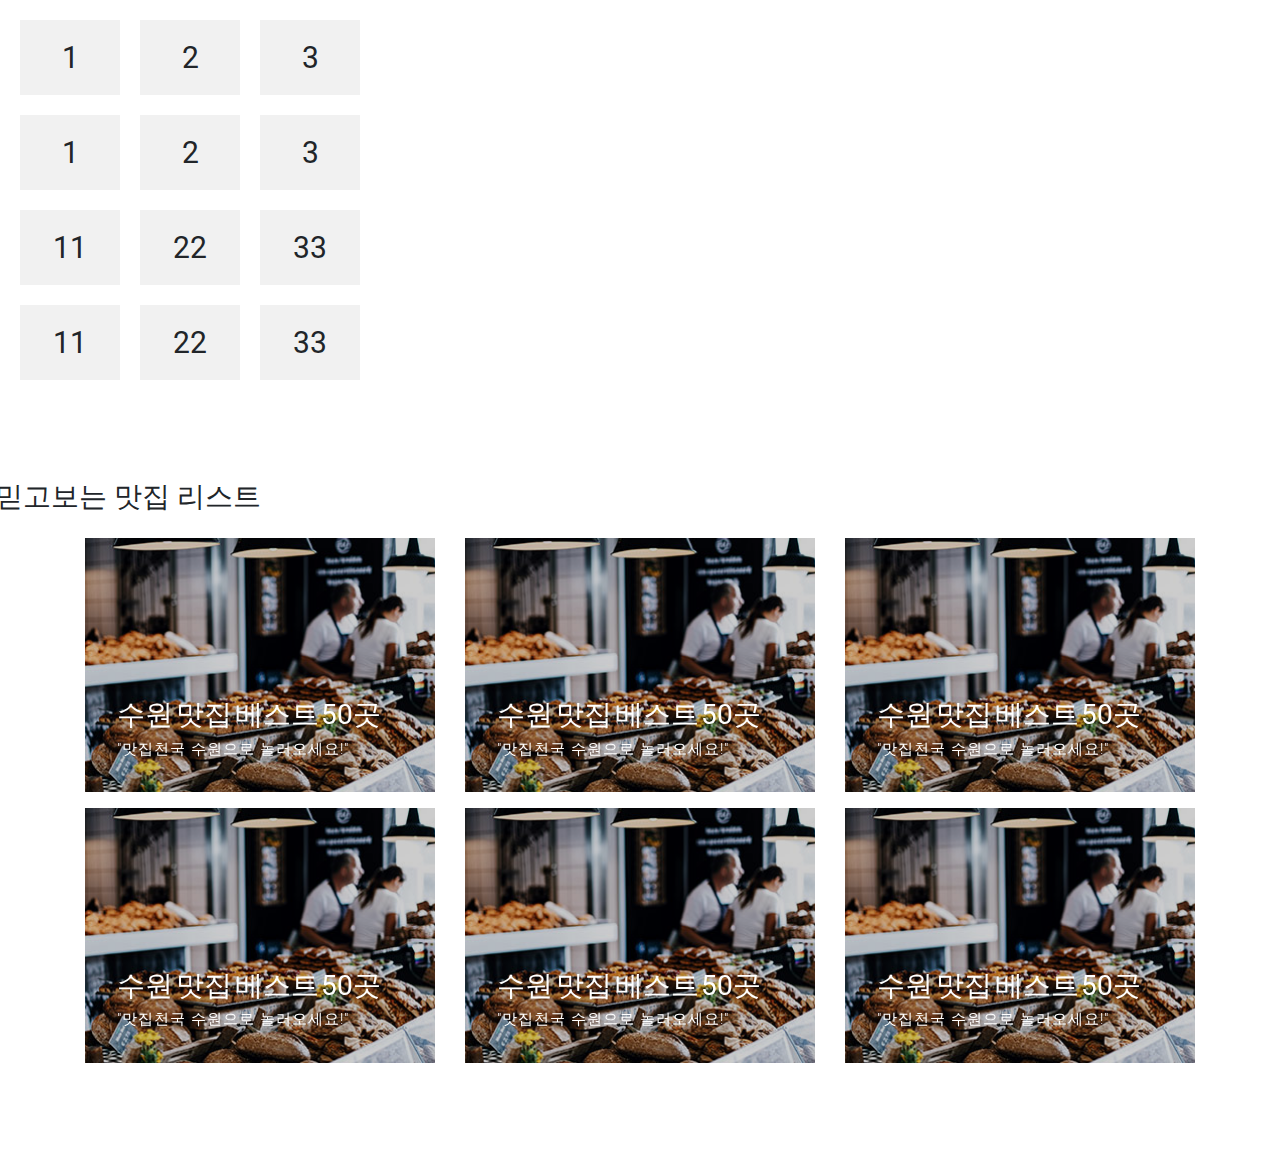
<file: listing-master/Test.html>
<!DOCTYPE html>
<html lang="en">

<head>
    <!-- Required meta tags -->
    <meta charset="utf-8">
    <meta http-equiv="X-UA-Compatible" content="IE=edge">
    <meta name="viewport" content="width=device-width, initial-scale=1, shrink-to-fit=no">
    <meta name="author" content="Colorlib">
    <meta name="description" content="#">
    <meta name="keywords" content="#">
    <!-- Page Title -->
    <title>Listing &amp; Directory Website Template</title>

    <!-- Bootstrap CSS -->
    <link rel="stylesheet" href="https://maxcdn.bootstrapcdn.com/bootstrap/4.0.0/css/bootstrap.min.css"
        integrity="sha384-Gn5384xqQ1aoWXA+058RXPxPg6fy4IWvTNh0E263XmFcJlSAwiGgFAW/dAiS6JXm" crossorigin="anonymous">

    <!-- JS파일 -->
    <script src="https://code.jquery.com/jquery-3.2.1.slim.min.js"
        integrity="sha384-KJ3o2DKtIkvYIK3UENzmM7KCkRr/rE9/Qpg6aAZGJwFDMVNA/GpGFF93hXpG5KkN"
        crossorigin="anonymous"></script>
    <script src="https://cdnjs.cloudflare.com/ajax/libs/popper.js/1.12.9/umd/popper.min.js"
        integrity="sha384-ApNbgh9B+Y1QKtv3Rn7W3mgPxhU9K/ScQsAP7hUibX39j7fakFPskvXusvfa0b4Q"
        crossorigin="anonymous"></script>
    <script src="https://maxcdn.bootstrapcdn.com/bootstrap/4.0.0/js/bootstrap.min.js"
        integrity="sha384-JZR6Spejh4U02d8jOt6vLEHfe/JQGiRRSQQxSfFWpi1MquVdAyjUar5+76PVCmYl"
        crossorigin="anonymous"></script>

    <!-- cdn owl -->


    <script src="https://cdn.boomcdn.com/libs/owl-carousel/2.3.4/owl.carousel.min.js"></script>
    <link href="https://cdn.boomcdn.com/libs/owl-carousel/2.3.4/assets/owl.carousel.min.css" rel="stylesheet" />





    <!-- Google Fonts -->
    <link href="https://fonts.googleapis.com/css?family=Roboto:300,400,400i,500,700,900" rel="stylesheet">
    <!-- Simple line Icon -->
    <link rel="stylesheet" href="css/simple-line-icons.css">
    <!-- Themify Icon -->
    <link rel="stylesheet" href="css/themify-icons.css">
    <!-- Hover Effects -->
    <link rel="stylesheet" href="css/set1.css">
    <!-- Main CSS -->
    <link rel="stylesheet" href="css/style.css">

    <style>
        body {
            padding: 10px;
        }

        .flex-container {
            display: flex;
            flex-wrap: nowrap;

        }

        .flex-container>div {
            background-color: #f1f1f1;
            width: 100px;
            margin: 10px;
            text-align: center;
            line-height: 75px;
            font-size: 30px;
        }
    </style>
</head>

<body>







    <div class="owl-carousel owl-theme">
        <div class="item">
            <div class="flex-container">
                <div>1</div>
                <div>2</div>
                <div>3</div>
            </div>
            <div class="flex-container">
                <div>1</div>
                <div>2</div>
                <div>3</div>
            </div>

        </div>
        <div class="item">
            <div class="flex-container">
                <div>11</div>
                <div>22</div>
                <div>33</div>
            </div>
            <div class="flex-container">
                <div>11</div>
                <div>22</div>
                <div>33</div>
            </div>

        </div>
    </div>






    <!--============================= FIND MATZIP LIST =============================-->
    <section class="main-block ">
        <div class="row">
            <h5>믿고보는 맛집 리스트</h5>
        </div>
        <div class="container owl-carousel owl-theme">

            <div class="row item">
                <div class="col-md-4">
                    <div class="find-place-img_wrap">
                        <div class="grid">
                            <figure class="effect-ruby">
                                <img src="images/featured1.jpg" class="img-fluid" alt="img13" />
                                <figcaption>
                                    <h5>수원 맛집 베스트 50곳</h5>
                                    <p>"맛집천국 수원으로 놀러오세요!"</p>
                                </figcaption>
                            </figure>
                        </div>
                    </div>
                </div>

                <div class="col-md-4">
                    <div class="find-place-img_wrap">
                        <div class="grid">
                            <figure class="effect-ruby">
                                <img src="images/featured1.jpg" class="img-fluid" alt="img13" />
                                <figcaption>
                                    <h5>수원 맛집 베스트 50곳</h5>
                                    <p>"맛집천국 수원으로 놀러오세요!"</p>
                                </figcaption>
                            </figure>
                        </div>
                    </div>
                </div>
                <div class="col-md-4">
                    <div class="find-place-img_wrap">
                        <div class="grid">
                            <figure class="effect-ruby">
                                <img src="images/featured1.jpg" class="img-fluid" alt="img13" />
                                <figcaption>
                                    <h5>수원 맛집 베스트 50곳</h5>
                                    <p>"맛집천국 수원으로 놀러오세요!"</p>
                                </figcaption>
                            </figure>
                        </div>
                    </div>
                </div>
                <div class="col-md-4">
                    <div class="find-place-img_wrap">
                        <div class="grid">
                            <figure class="effect-ruby">
                                <img src="images/featured1.jpg" class="img-fluid" alt="img13" />
                                <figcaption>
                                    <h5>수원 맛집 베스트 50곳</h5>
                                    <p>"맛집천국 수원으로 놀러오세요!"</p>
                                </figcaption>
                            </figure>
                        </div>
                    </div>
                </div>
                <div class="col-md-4">
                    <div class="find-place-img_wrap">
                        <div class="grid">
                            <figure class="effect-ruby">
                                <img src="images/featured1.jpg" class="img-fluid" alt="img13" />
                                <figcaption>
                                    <h5>수원 맛집 베스트 50곳</h5>
                                    <p>"맛집천국 수원으로 놀러오세요!"</p>
                                </figcaption>
                            </figure>
                        </div>
                    </div>
                </div>
                <div class="col-md-4">
                    <div class="find-place-img_wrap">
                        <div class="grid">
                            <figure class="effect-ruby">
                                <img src="images/featured1.jpg" class="img-fluid" alt="img13" />
                                <figcaption>
                                    <h5>수원 맛집 베스트 50곳</h5>
                                    <p>"맛집천국 수원으로 놀러오세요!"</p>
                                </figcaption>
                            </figure>
                        </div>
                    </div>
                </div>

            </div>







        </div>


        </div>
    </section>
    <!--//END MATZIP LIST -->






    <script>
        $('.owl-carousel').owlCarousel({
            loop: true,
            margin: 10,
            items: 1,
            nav: true,

        })

    </script>

</body>

</html>
</file>
<file: listing-master/css/simple-line-icons.css>
@font-face {
  font-family: 'simple-line-icons';
  src: url('../fonts/Simple-Line-Icons.eot?v=2.4.0');
  src: url('../fonts/Simple-Line-Icons.eot?v=2.4.0#iefix') format('embedded-opentype'), url('../fonts/Simple-Line-Icons.woff2?v=2.4.0') format('woff2'), url('../fonts/Simple-Line-Icons.ttf?v=2.4.0') format('truetype'), url('../fonts/Simple-Line-Icons.woff?v=2.4.0') format('woff'), url('../fonts/Simple-Line-Icons.svg?v=2.4.0#simple-line-icons') format('svg');
  font-weight: normal;
  font-style: normal;
}
/*
 Use the following CSS code if you want to have a class per icon.
 Instead of a list of all class selectors, you can use the generic [class*="icon-"] selector, but it's slower:
*/
.icon-user,
.icon-people,
.icon-user-female,
.icon-user-follow,
.icon-user-following,
.icon-user-unfollow,
.icon-login,
.icon-logout,
.icon-emotsmile,
.icon-phone,
.icon-call-end,
.icon-call-in,
.icon-call-out,
.icon-map,
.icon-location-pin,
.icon-direction,
.icon-directions,
.icon-compass,
.icon-layers,
.icon-menu,
.icon-list,
.icon-options-vertical,
.icon-options,
.icon-arrow-down,
.icon-arrow-left,
.icon-arrow-right,
.icon-arrow-up,
.icon-arrow-up-circle,
.icon-arrow-left-circle,
.icon-arrow-right-circle,
.icon-arrow-down-circle,
.icon-check,
.icon-clock,
.icon-plus,
.icon-minus,
.icon-close,
.icon-event,
.icon-exclamation,
.icon-organization,
.icon-trophy,
.icon-screen-smartphone,
.icon-screen-desktop,
.icon-plane,
.icon-notebook,
.icon-mustache,
.icon-mouse,
.icon-magnet,
.icon-energy,
.icon-disc,
.icon-cursor,
.icon-cursor-move,
.icon-crop,
.icon-chemistry,
.icon-speedometer,
.icon-shield,
.icon-screen-tablet,
.icon-magic-wand,
.icon-hourglass,
.icon-graduation,
.icon-ghost,
.icon-game-controller,
.icon-fire,
.icon-eyeglass,
.icon-envelope-open,
.icon-envelope-letter,
.icon-bell,
.icon-badge,
.icon-anchor,
.icon-wallet,
.icon-vector,
.icon-speech,
.icon-puzzle,
.icon-printer,
.icon-present,
.icon-playlist,
.icon-pin,
.icon-picture,
.icon-handbag,
.icon-globe-alt,
.icon-globe,
.icon-folder-alt,
.icon-folder,
.icon-film,
.icon-feed,
.icon-drop,
.icon-drawer,
.icon-docs,
.icon-doc,
.icon-diamond,
.icon-cup,
.icon-calculator,
.icon-bubbles,
.icon-briefcase,
.icon-book-open,
.icon-basket-loaded,
.icon-basket,
.icon-bag,
.icon-action-undo,
.icon-action-redo,
.icon-wrench,
.icon-umbrella,
.icon-trash,
.icon-tag,
.icon-support,
.icon-frame,
.icon-size-fullscreen,
.icon-size-actual,
.icon-shuffle,
.icon-share-alt,
.icon-share,
.icon-rocket,
.icon-question,
.icon-pie-chart,
.icon-pencil,
.icon-note,
.icon-loop,
.icon-home,
.icon-grid,
.icon-graph,
.icon-microphone,
.icon-music-tone-alt,
.icon-music-tone,
.icon-earphones-alt,
.icon-earphones,
.icon-equalizer,
.icon-like,
.icon-dislike,
.icon-control-start,
.icon-control-rewind,
.icon-control-play,
.icon-control-pause,
.icon-control-forward,
.icon-control-end,
.icon-volume-1,
.icon-volume-2,
.icon-volume-off,
.icon-calendar,
.icon-bulb,
.icon-chart,
.icon-ban,
.icon-bubble,
.icon-camrecorder,
.icon-camera,
.icon-cloud-download,
.icon-cloud-upload,
.icon-envelope,
.icon-eye,
.icon-flag,
.icon-heart,
.icon-info,
.icon-key,
.icon-link,
.icon-lock,
.icon-lock-open,
.icon-magnifier,
.icon-magnifier-add,
.icon-magnifier-remove,
.icon-paper-clip,
.icon-paper-plane,
.icon-power,
.icon-refresh,
.icon-reload,
.icon-settings,
.icon-star,
.icon-symbol-female,
.icon-symbol-male,
.icon-target,
.icon-credit-card,
.icon-paypal,
.icon-social-tumblr,
.icon-social-twitter,
.icon-social-facebook,
.icon-social-instagram,
.icon-social-linkedin,
.icon-social-pinterest,
.icon-social-github,
.icon-social-google,
.icon-social-reddit,
.icon-social-skype,
.icon-social-dribbble,
.icon-social-behance,
.icon-social-foursqare,
.icon-social-soundcloud,
.icon-social-spotify,
.icon-social-stumbleupon,
.icon-social-youtube,
.icon-social-dropbox,
.icon-social-vkontakte,
.icon-social-steam {
  font-family: 'simple-line-icons';
  speak: none;
  font-style: normal;
  font-weight: normal;
  font-variant: normal;
  text-transform: none;
  line-height: 1;
  /* Better Font Rendering =========== */
  -webkit-font-smoothing: antialiased;
  -moz-osx-font-smoothing: grayscale;
}
.icon-user:before {
  content: "\e005";
}
.icon-people:before {
  content: "\e001";
}
.icon-user-female:before {
  content: "\e000";
}
.icon-user-follow:before {
  content: "\e002";
}
.icon-user-following:before {
  content: "\e003";
}
.icon-user-unfollow:before {
  content: "\e004";
}
.icon-login:before {
  content: "\e066";
}
.icon-logout:before {
  content: "\e065";
}
.icon-emotsmile:before {
  content: "\e021";
}
.icon-phone:before {
  content: "\e600";
}
.icon-call-end:before {
  content: "\e048";
}
.icon-call-in:before {
  content: "\e047";
}
.icon-call-out:before {
  content: "\e046";
}
.icon-map:before {
  content: "\e033";
}
.icon-location-pin:before {
  content: "\e096";
}
.icon-direction:before {
  content: "\e042";
}
.icon-directions:before {
  content: "\e041";
}
.icon-compass:before {
  content: "\e045";
}
.icon-layers:before {
  content: "\e034";
}
.icon-menu:before {
  content: "\e601";
}
.icon-list:before {
  content: "\e067";
}
.icon-options-vertical:before {
  content: "\e602";
}
.icon-options:before {
  content: "\e603";
}
.icon-arrow-down:before {
  content: "\e604";
}
.icon-arrow-left:before {
  content: "\e605";
}
.icon-arrow-right:before {
  content: "\e606";
}
.icon-arrow-up:before {
  content: "\e607";
}
.icon-arrow-up-circle:before {
  content: "\e078";
}
.icon-arrow-left-circle:before {
  content: "\e07a";
}
.icon-arrow-right-circle:before {
  content: "\e079";
}
.icon-arrow-down-circle:before {
  content: "\e07b";
}
.icon-check:before {
  content: "\e080";
}
.icon-clock:before {
  content: "\e081";
}
.icon-plus:before {
  content: "\e095";
}
.icon-minus:before {
  content: "\e615";
}
.icon-close:before {
  content: "\e082";
}
.icon-event:before {
  content: "\e619";
}
.icon-exclamation:before {
  content: "\e617";
}
.icon-organization:before {
  content: "\e616";
}
.icon-trophy:before {
  content: "\e006";
}
.icon-screen-smartphone:before {
  content: "\e010";
}
.icon-screen-desktop:before {
  content: "\e011";
}
.icon-plane:before {
  content: "\e012";
}
.icon-notebook:before {
  content: "\e013";
}
.icon-mustache:before {
  content: "\e014";
}
.icon-mouse:before {
  content: "\e015";
}
.icon-magnet:before {
  content: "\e016";
}
.icon-energy:before {
  content: "\e020";
}
.icon-disc:before {
  content: "\e022";
}
.icon-cursor:before {
  content: "\e06e";
}
.icon-cursor-move:before {
  content: "\e023";
}
.icon-crop:before {
  content: "\e024";
}
.icon-chemistry:before {
  content: "\e026";
}
.icon-speedometer:before {
  content: "\e007";
}
.icon-shield:before {
  content: "\e00e";
}
.icon-screen-tablet:before {
  content: "\e00f";
}
.icon-magic-wand:before {
  content: "\e017";
}
.icon-hourglass:before {
  content: "\e018";
}
.icon-graduation:before {
  content: "\e019";
}
.icon-ghost:before {
  content: "\e01a";
}
.icon-game-controller:before {
  content: "\e01b";
}
.icon-fire:before {
  content: "\e01c";
}
.icon-eyeglass:before {
  content: "\e01d";
}
.icon-envelope-open:before {
  content: "\e01e";
}
.icon-envelope-letter:before {
  content: "\e01f";
}
.icon-bell:before {
  content: "\e027";
}
.icon-badge:before {
  content: "\e028";
}
.icon-anchor:before {
  content: "\e029";
}
.icon-wallet:before {
  content: "\e02a";
}
.icon-vector:before {
  content: "\e02b";
}
.icon-speech:before {
  content: "\e02c";
}
.icon-puzzle:before {
  content: "\e02d";
}
.icon-printer:before {
  content: "\e02e";
}
.icon-present:before {
  content: "\e02f";
}
.icon-playlist:before {
  content: "\e030";
}
.icon-pin:before {
  content: "\e031";
}
.icon-picture:before {
  content: "\e032";
}
.icon-handbag:before {
  content: "\e035";
}
.icon-globe-alt:before {
  content: "\e036";
}
.icon-globe:before {
  content: "\e037";
}
.icon-folder-alt:before {
  content: "\e039";
}
.icon-folder:before {
  content: "\e089";
}
.icon-film:before {
  content: "\e03a";
}
.icon-feed:before {
  content: "\e03b";
}
.icon-drop:before {
  content: "\e03e";
}
.icon-drawer:before {
  content: "\e03f";
}
.icon-docs:before {
  content: "\e040";
}
.icon-doc:before {
  content: "\e085";
}
.icon-diamond:before {
  content: "\e043";
}
.icon-cup:before {
  content: "\e044";
}
.icon-calculator:before {
  content: "\e049";
}
.icon-bubbles:before {
  content: "\e04a";
}
.icon-briefcase:before {
  content: "\e04b";
}
.icon-book-open:before {
  content: "\e04c";
}
.icon-basket-loaded:before {
  content: "\e04d";
}
.icon-basket:before {
  content: "\e04e";
}
.icon-bag:before {
  content: "\e04f";
}
.icon-action-undo:before {
  content: "\e050";
}
.icon-action-redo:before {
  content: "\e051";
}
.icon-wrench:before {
  content: "\e052";
}
.icon-umbrella:before {
  content: "\e053";
}
.icon-trash:before {
  content: "\e054";
}
.icon-tag:before {
  content: "\e055";
}
.icon-support:before {
  content: "\e056";
}
.icon-frame:before {
  content: "\e038";
}
.icon-size-fullscreen:before {
  content: "\e057";
}
.icon-size-actual:before {
  content: "\e058";
}
.icon-shuffle:before {
  content: "\e059";
}
.icon-share-alt:before {
  content: "\e05a";
}
.icon-share:before {
  content: "\e05b";
}
.icon-rocket:before {
  content: "\e05c";
}
.icon-question:before {
  content: "\e05d";
}
.icon-pie-chart:before {
  content: "\e05e";
}
.icon-pencil:before {
  content: "\e05f";
}
.icon-note:before {
  content: "\e060";
}
.icon-loop:before {
  content: "\e064";
}
.icon-home:before {
  content: "\e069";
}
.icon-grid:before {
  content: "\e06a";
}
.icon-graph:before {
  content: "\e06b";
}
.icon-microphone:before {
  content: "\e063";
}
.icon-music-tone-alt:before {
  content: "\e061";
}
.icon-music-tone:before {
  content: "\e062";
}
.icon-earphones-alt:before {
  content: "\e03c";
}
.icon-earphones:before {
  content: "\e03d";
}
.icon-equalizer:before {
  content: "\e06c";
}
.icon-like:before {
  content: "\e068";
}
.icon-dislike:before {
  content: "\e06d";
}
.icon-control-start:before {
  content: "\e06f";
}
.icon-control-rewind:before {
  content: "\e070";
}
.icon-control-play:before {
  content: "\e071";
}
.icon-control-pause:before {
  content: "\e072";
}
.icon-control-forward:before {
  content: "\e073";
}
.icon-control-end:before {
  content: "\e074";
}
.icon-volume-1:before {
  content: "\e09f";
}
.icon-volume-2:before {
  content: "\e0a0";
}
.icon-volume-off:before {
  content: "\e0a1";
}
.icon-calendar:before {
  content: "\e075";
}
.icon-bulb:before {
  content: "\e076";
}
.icon-chart:before {
  content: "\e077";
}
.icon-ban:before {
  content: "\e07c";
}
.icon-bubble:before {
  content: "\e07d";
}
.icon-camrecorder:before {
  content: "\e07e";
}
.icon-camera:before {
  content: "\e07f";
}
.icon-cloud-download:before {
  content: "\e083";
}
.icon-cloud-upload:before {
  content: "\e084";
}
.icon-envelope:before {
  content: "\e086";
}
.icon-eye:before {
  content: "\e087";
}
.icon-flag:before {
  content: "\e088";
}
.icon-heart:before {
  content: "\e08a";
}
.icon-info:before {
  content: "\e08b";
}
.icon-key:before {
  content: "\e08c";
}
.icon-link:before {
  content: "\e08d";
}
.icon-lock:before {
  content: "\e08e";
}
.icon-lock-open:before {
  content: "\e08f";
}
.icon-magnifier:before {
  content: "\e090";
}
.icon-magnifier-add:before {
  content: "\e091";
}
.icon-magnifier-remove:before {
  content: "\e092";
}
.icon-paper-clip:before {
  content: "\e093";
}
.icon-paper-plane:before {
  content: "\e094";
}
.icon-power:before {
  content: "\e097";
}
.icon-refresh:before {
  content: "\e098";
}
.icon-reload:before {
  content: "\e099";
}
.icon-settings:before {
  content: "\e09a";
}
.icon-star:before {
  content: "\e09b";
}
.icon-symbol-female:before {
  content: "\e09c";
}
.icon-symbol-male:before {
  content: "\e09d";
}
.icon-target:before {
  content: "\e09e";
}
.icon-credit-card:before {
  content: "\e025";
}
.icon-paypal:before {
  content: "\e608";
}
.icon-social-tumblr:before {
  content: "\e00a";
}
.icon-social-twitter:before {
  content: "\e009";
}
.icon-social-facebook:before {
  content: "\e00b";
}
.icon-social-instagram:before {
  content: "\e609";
}
.icon-social-linkedin:before {
  content: "\e60a";
}
.icon-social-pinterest:before {
  content: "\e60b";
}
.icon-social-github:before {
  content: "\e60c";
}
.icon-social-google:before {
  content: "\e60d";
}
.icon-social-reddit:before {
  content: "\e60e";
}
.icon-social-skype:before {
  content: "\e60f";
}
.icon-social-dribbble:before {
  content: "\e00d";
}
.icon-social-behance:before {
  content: "\e610";
}
.icon-social-foursqare:before {
  content: "\e611";
}
.icon-social-soundcloud:before {
  content: "\e612";
}
.icon-social-spotify:before {
  content: "\e613";
}
.icon-social-stumbleupon:before {
  content: "\e614";
}
.icon-social-youtube:before {
  content: "\e008";
}
.icon-social-dropbox:before {
  content: "\e00c";
}
.icon-social-vkontakte:before {
  content: "\e618";
}
.icon-social-steam:before {
  content: "\e620";
}
</file>
<file: listing-master/css/themify-icons.css>
@font-face {
	font-family: 'themify';
	src:url('../fonts/themify.eot?-fvbane');
	src:url('../fonts/themify.eot?#iefix-fvbane') format('embedded-opentype'),
	url('../fonts/themify.woff?-fvbane') format('woff'),
	url('../fonts/themify.ttf?-fvbane') format('truetype'),
	url('../fonts/themify.svg?-fvbane#themify') format('svg');
	font-weight: normal;
	font-style: normal;
}

[class^="ti-"], [class*=" ti-"] {
	font-family: 'themify';
	speak: none;
	font-style: normal;
	font-weight: normal;
	font-variant: normal;
	text-transform: none;
	line-height: 1;

	/* Better Font Rendering =========== */
	-webkit-font-smoothing: antialiased;
	-moz-osx-font-smoothing: grayscale;
}

.ti-wand:before {
	content: "\e600";
}
.ti-volume:before {
	content: "\e601";
}
.ti-user:before {
	content: "\e602";
}
.ti-unlock:before {
	content: "\e603";
}
.ti-unlink:before {
	content: "\e604";
}
.ti-trash:before {
	content: "\e605";
}
.ti-thought:before {
	content: "\e606";
}
.ti-target:before {
	content: "\e607";
}
.ti-tag:before {
	content: "\e608";
}
.ti-tablet:before {
	content: "\e609";
}
.ti-star:before {
	content: "\e60a";
}
.ti-spray:before {
	content: "\e60b";
}
.ti-signal:before {
	content: "\e60c";
}
.ti-shopping-cart:before {
	content: "\e60d";
}
.ti-shopping-cart-full:before {
	content: "\e60e";
}
.ti-settings:before {
	content: "\e60f";
}
.ti-search:before {
	content: "\e610";
}
.ti-zoom-in:before {
	content: "\e611";
}
.ti-zoom-out:before {
	content: "\e612";
}
.ti-cut:before {
	content: "\e613";
}
.ti-ruler:before {
	content: "\e614";
}
.ti-ruler-pencil:before {
	content: "\e615";
}
.ti-ruler-alt:before {
	content: "\e616";
}
.ti-bookmark:before {
	content: "\e617";
}
.ti-bookmark-alt:before {
	content: "\e618";
}
.ti-reload:before {
	content: "\e619";
}
.ti-plus:before {
	content: "\e61a";
}
.ti-pin:before {
	content: "\e61b";
}
.ti-pencil:before {
	content: "\e61c";
}
.ti-pencil-alt:before {
	content: "\e61d";
}
.ti-paint-roller:before {
	content: "\e61e";
}
.ti-paint-bucket:before {
	content: "\e61f";
}
.ti-na:before {
	content: "\e620";
}
.ti-mobile:before {
	content: "\e621";
}
.ti-minus:before {
	content: "\e622";
}
.ti-medall:before {
	content: "\e623";
}
.ti-medall-alt:before {
	content: "\e624";
}
.ti-marker:before {
	content: "\e625";
}
.ti-marker-alt:before {
	content: "\e626";
}
.ti-arrow-up:before {
	content: "\e627";
}
.ti-arrow-right:before {
	content: "\e628";
}
.ti-arrow-left:before {
	content: "\e629";
}
.ti-arrow-down:before {
	content: "\e62a";
}
.ti-lock:before {
	content: "\e62b";
}
.ti-location-arrow:before {
	content: "\e62c";
}
.ti-link:before {
	content: "\e62d";
}
.ti-layout:before {
	content: "\e62e";
}
.ti-layers:before {
	content: "\e62f";
}
.ti-layers-alt:before {
	content: "\e630";
}
.ti-key:before {
	content: "\e631";
}
.ti-import:before {
	content: "\e632";
}
.ti-image:before {
	content: "\e633";
}
.ti-heart:before {
	content: "\e634";
}
.ti-heart-broken:before {
	content: "\e635";
}
.ti-hand-stop:before {
	content: "\e636";
}
.ti-hand-open:before {
	content: "\e637";
}
.ti-hand-drag:before {
	content: "\e638";
}
.ti-folder:before {
	content: "\e639";
}
.ti-flag:before {
	content: "\e63a";
}
.ti-flag-alt:before {
	content: "\e63b";
}
.ti-flag-alt-2:before {
	content: "\e63c";
}
.ti-eye:before {
	content: "\e63d";
}
.ti-export:before {
	content: "\e63e";
}
.ti-exchange-vertical:before {
	content: "\e63f";
}
.ti-desktop:before {
	content: "\e640";
}
.ti-cup:before {
	content: "\e641";
}
.ti-crown:before {
	content: "\e642";
}
.ti-comments:before {
	content: "\e643";
}
.ti-comment:before {
	content: "\e644";
}
.ti-comment-alt:before {
	content: "\e645";
}
.ti-close:before {
	content: "\e646";
}
.ti-clip:before {
	content: "\e647";
}
.ti-angle-up:before {
	content: "\e648";
}
.ti-angle-right:before {
	content: "\e649";
}
.ti-angle-left:before {
	content: "\e64a";
}
.ti-angle-down:before {
	content: "\e64b";
}
.ti-check:before {
	content: "\e64c";
}
.ti-check-box:before {
	content: "\e64d";
}
.ti-camera:before {
	content: "\e64e";
}
.ti-announcement:before {
	content: "\e64f";
}
.ti-brush:before {
	content: "\e650";
}
.ti-briefcase:before {
	content: "\e651";
}
.ti-bolt:before {
	content: "\e652";
}
.ti-bolt-alt:before {
	content: "\e653";
}
.ti-blackboard:before {
	content: "\e654";
}
.ti-bag:before {
	content: "\e655";
}
.ti-move:before {
	content: "\e656";
}
.ti-arrows-vertical:before {
	content: "\e657";
}
.ti-arrows-horizontal:before {
	content: "\e658";
}
.ti-fullscreen:before {
	content: "\e659";
}
.ti-arrow-top-right:before {
	content: "\e65a";
}
.ti-arrow-top-left:before {
	content: "\e65b";
}
.ti-arrow-circle-up:before {
	content: "\e65c";
}
.ti-arrow-circle-right:before {
	content: "\e65d";
}
.ti-arrow-circle-left:before {
	content: "\e65e";
}
.ti-arrow-circle-down:before {
	content: "\e65f";
}
.ti-angle-double-up:before {
	content: "\e660";
}
.ti-angle-double-right:before {
	content: "\e661";
}
.ti-angle-double-left:before {
	content: "\e662";
}
.ti-angle-double-down:before {
	content: "\e663";
}
.ti-zip:before {
	content: "\e664";
}
.ti-world:before {
	content: "\e665";
}
.ti-wheelchair:before {
	content: "\e666";
}
.ti-view-list:before {
	content: "\e667";
}
.ti-view-list-alt:before {
	content: "\e668";
}
.ti-view-grid:before {
	content: "\e669";
}
.ti-uppercase:before {
	content: "\e66a";
}
.ti-upload:before {
	content: "\e66b";
}
.ti-underline:before {
	content: "\e66c";
}
.ti-truck:before {
	content: "\e66d";
}
.ti-timer:before {
	content: "\e66e";
}
.ti-ticket:before {
	content: "\e66f";
}
.ti-thumb-up:before {
	content: "\e670";
}
.ti-thumb-down:before {
	content: "\e671";
}
.ti-text:before {
	content: "\e672";
}
.ti-stats-up:before {
	content: "\e673";
}
.ti-stats-down:before {
	content: "\e674";
}
.ti-split-v:before {
	content: "\e675";
}
.ti-split-h:before {
	content: "\e676";
}
.ti-smallcap:before {
	content: "\e677";
}
.ti-shine:before {
	content: "\e678";
}
.ti-shift-right:before {
	content: "\e679";
}
.ti-shift-left:before {
	content: "\e67a";
}
.ti-shield:before {
	content: "\e67b";
}
.ti-notepad:before {
	content: "\e67c";
}
.ti-server:before {
	content: "\e67d";
}
.ti-quote-right:before {
	content: "\e67e";
}
.ti-quote-left:before {
	content: "\e67f";
}
.ti-pulse:before {
	content: "\e680";
}
.ti-printer:before {
	content: "\e681";
}
.ti-power-off:before {
	content: "\e682";
}
.ti-plug:before {
	content: "\e683";
}
.ti-pie-chart:before {
	content: "\e684";
}
.ti-paragraph:before {
	content: "\e685";
}
.ti-panel:before {
	content: "\e686";
}
.ti-package:before {
	content: "\e687";
}
.ti-music:before {
	content: "\e688";
}
.ti-music-alt:before {
	content: "\e689";
}
.ti-mouse:before {
	content: "\e68a";
}
.ti-mouse-alt:before {
	content: "\e68b";
}
.ti-money:before {
	content: "\e68c";
}
.ti-microphone:before {
	content: "\e68d";
}
.ti-menu:before {
	content: "\e68e";
}
.ti-menu-alt:before {
	content: "\e68f";
}
.ti-map:before {
	content: "\e690";
}
.ti-map-alt:before {
	content: "\e691";
}
.ti-loop:before {
	content: "\e692";
}
.ti-location-pin:before {
	content: "\e693";
}
.ti-list:before {
	content: "\e694";
}
.ti-light-bulb:before {
	content: "\e695";
}
.ti-Italic:before {
	content: "\e696";
}
.ti-info:before {
	content: "\e697";
}
.ti-infinite:before {
	content: "\e698";
}
.ti-id-badge:before {
	content: "\e699";
}
.ti-hummer:before {
	content: "\e69a";
}
.ti-home:before {
	content: "\e69b";
}
.ti-help:before {
	content: "\e69c";
}
.ti-headphone:before {
	content: "\e69d";
}
.ti-harddrives:before {
	content: "\e69e";
}
.ti-harddrive:before {
	content: "\e69f";
}
.ti-gift:before {
	content: "\e6a0";
}
.ti-game:before {
	content: "\e6a1";
}
.ti-filter:before {
	content: "\e6a2";
}
.ti-files:before {
	content: "\e6a3";
}
.ti-file:before {
	content: "\e6a4";
}
.ti-eraser:before {
	content: "\e6a5";
}
.ti-envelope:before {
	content: "\e6a6";
}
.ti-download:before {
	content: "\e6a7";
}
.ti-direction:before {
	content: "\e6a8";
}
.ti-direction-alt:before {
	content: "\e6a9";
}
.ti-dashboard:before {
	content: "\e6aa";
}
.ti-control-stop:before {
	content: "\e6ab";
}
.ti-control-shuffle:before {
	content: "\e6ac";
}
.ti-control-play:before {
	content: "\e6ad";
}
.ti-control-pause:before {
	content: "\e6ae";
}
.ti-control-forward:before {
	content: "\e6af";
}
.ti-control-backward:before {
	content: "\e6b0";
}
.ti-cloud:before {
	content: "\e6b1";
}
.ti-cloud-up:before {
	content: "\e6b2";
}
.ti-cloud-down:before {
	content: "\e6b3";
}
.ti-clipboard:before {
	content: "\e6b4";
}
.ti-car:before {
	content: "\e6b5";
}
.ti-calendar:before {
	content: "\e6b6";
}
.ti-book:before {
	content: "\e6b7";
}
.ti-bell:before {
	content: "\e6b8";
}
.ti-basketball:before {
	content: "\e6b9";
}
.ti-bar-chart:before {
	content: "\e6ba";
}
.ti-bar-chart-alt:before {
	content: "\e6bb";
}
.ti-back-right:before {
	content: "\e6bc";
}
.ti-back-left:before {
	content: "\e6bd";
}
.ti-arrows-corner:before {
	content: "\e6be";
}
.ti-archive:before {
	content: "\e6bf";
}
.ti-anchor:before {
	content: "\e6c0";
}
.ti-align-right:before {
	content: "\e6c1";
}
.ti-align-left:before {
	content: "\e6c2";
}
.ti-align-justify:before {
	content: "\e6c3";
}
.ti-align-center:before {
	content: "\e6c4";
}
.ti-alert:before {
	content: "\e6c5";
}
.ti-alarm-clock:before {
	content: "\e6c6";
}
.ti-agenda:before {
	content: "\e6c7";
}
.ti-write:before {
	content: "\e6c8";
}
.ti-window:before {
	content: "\e6c9";
}
.ti-widgetized:before {
	content: "\e6ca";
}
.ti-widget:before {
	content: "\e6cb";
}
.ti-widget-alt:before {
	content: "\e6cc";
}
.ti-wallet:before {
	content: "\e6cd";
}
.ti-video-clapper:before {
	content: "\e6ce";
}
.ti-video-camera:before {
	content: "\e6cf";
}
.ti-vector:before {
	content: "\e6d0";
}
.ti-themify-logo:before {
	content: "\e6d1";
}
.ti-themify-favicon:before {
	content: "\e6d2";
}
.ti-themify-favicon-alt:before {
	content: "\e6d3";
}
.ti-support:before {
	content: "\e6d4";
}
.ti-stamp:before {
	content: "\e6d5";
}
.ti-split-v-alt:before {
	content: "\e6d6";
}
.ti-slice:before {
	content: "\e6d7";
}
.ti-shortcode:before {
	content: "\e6d8";
}
.ti-shift-right-alt:before {
	content: "\e6d9";
}
.ti-shift-left-alt:before {
	content: "\e6da";
}
.ti-ruler-alt-2:before {
	content: "\e6db";
}
.ti-receipt:before {
	content: "\e6dc";
}
.ti-pin2:before {
	content: "\e6dd";
}
.ti-pin-alt:before {
	content: "\e6de";
}
.ti-pencil-alt2:before {
	content: "\e6df";
}
.ti-palette:before {
	content: "\e6e0";
}
.ti-more:before {
	content: "\e6e1";
}
.ti-more-alt:before {
	content: "\e6e2";
}
.ti-microphone-alt:before {
	content: "\e6e3";
}
.ti-magnet:before {
	content: "\e6e4";
}
.ti-line-double:before {
	content: "\e6e5";
}
.ti-line-dotted:before {
	content: "\e6e6";
}
.ti-line-dashed:before {
	content: "\e6e7";
}
.ti-layout-width-full:before {
	content: "\e6e8";
}
.ti-layout-width-default:before {
	content: "\e6e9";
}
.ti-layout-width-default-alt:before {
	content: "\e6ea";
}
.ti-layout-tab:before {
	content: "\e6eb";
}
.ti-layout-tab-window:before {
	content: "\e6ec";
}
.ti-layout-tab-v:before {
	content: "\e6ed";
}
.ti-layout-tab-min:before {
	content: "\e6ee";
}
.ti-layout-slider:before {
	content: "\e6ef";
}
.ti-layout-slider-alt:before {
	content: "\e6f0";
}
.ti-layout-sidebar-right:before {
	content: "\e6f1";
}
.ti-layout-sidebar-none:before {
	content: "\e6f2";
}
.ti-layout-sidebar-left:before {
	content: "\e6f3";
}
.ti-layout-placeholder:before {
	content: "\e6f4";
}
.ti-layout-menu:before {
	content: "\e6f5";
}
.ti-layout-menu-v:before {
	content: "\e6f6";
}
.ti-layout-menu-separated:before {
	content: "\e6f7";
}
.ti-layout-menu-full:before {
	content: "\e6f8";
}
.ti-layout-media-right-alt:before {
	content: "\e6f9";
}
.ti-layout-media-right:before {
	content: "\e6fa";
}
.ti-layout-media-overlay:before {
	content: "\e6fb";
}
.ti-layout-media-overlay-alt:before {
	content: "\e6fc";
}
.ti-layout-media-overlay-alt-2:before {
	content: "\e6fd";
}
.ti-layout-media-left-alt:before {
	content: "\e6fe";
}
.ti-layout-media-left:before {
	content: "\e6ff";
}
.ti-layout-media-center-alt:before {
	content: "\e700";
}
.ti-layout-media-center:before {
	content: "\e701";
}
.ti-layout-list-thumb:before {
	content: "\e702";
}
.ti-layout-list-thumb-alt:before {
	content: "\e703";
}
.ti-layout-list-post:before {
	content: "\e704";
}
.ti-layout-list-large-image:before {
	content: "\e705";
}
.ti-layout-line-solid:before {
	content: "\e706";
}
.ti-layout-grid4:before {
	content: "\e707";
}
.ti-layout-grid3:before {
	content: "\e708";
}
.ti-layout-grid2:before {
	content: "\e709";
}
.ti-layout-grid2-thumb:before {
	content: "\e70a";
}
.ti-layout-cta-right:before {
	content: "\e70b";
}
.ti-layout-cta-left:before {
	content: "\e70c";
}
.ti-layout-cta-center:before {
	content: "\e70d";
}
.ti-layout-cta-btn-right:before {
	content: "\e70e";
}
.ti-layout-cta-btn-left:before {
	content: "\e70f";
}
.ti-layout-column4:before {
	content: "\e710";
}
.ti-layout-column3:before {
	content: "\e711";
}
.ti-layout-column2:before {
	content: "\e712";
}
.ti-layout-accordion-separated:before {
	content: "\e713";
}
.ti-layout-accordion-merged:before {
	content: "\e714";
}
.ti-layout-accordion-list:before {
	content: "\e715";
}
.ti-ink-pen:before {
	content: "\e716";
}
.ti-info-alt:before {
	content: "\e717";
}
.ti-help-alt:before {
	content: "\e718";
}
.ti-headphone-alt:before {
	content: "\e719";
}
.ti-hand-point-up:before {
	content: "\e71a";
}
.ti-hand-point-right:before {
	content: "\e71b";
}
.ti-hand-point-left:before {
	content: "\e71c";
}
.ti-hand-point-down:before {
	content: "\e71d";
}
.ti-gallery:before {
	content: "\e71e";
}
.ti-face-smile:before {
	content: "\e71f";
}
.ti-face-sad:before {
	content: "\e720";
}
.ti-credit-card:before {
	content: "\e721";
}
.ti-control-skip-forward:before {
	content: "\e722";
}
.ti-control-skip-backward:before {
	content: "\e723";
}
.ti-control-record:before {
	content: "\e724";
}
.ti-control-eject:before {
	content: "\e725";
}
.ti-comments-smiley:before {
	content: "\e726";
}
.ti-brush-alt:before {
	content: "\e727";
}
.ti-youtube:before {
	content: "\e728";
}
.ti-vimeo:before {
	content: "\e729";
}
.ti-twitter:before {
	content: "\e72a";
}
.ti-time:before {
	content: "\e72b";
}
.ti-tumblr:before {
	content: "\e72c";
}
.ti-skype:before {
	content: "\e72d";
}
.ti-share:before {
	content: "\e72e";
}
.ti-share-alt:before {
	content: "\e72f";
}
.ti-rocket:before {
	content: "\e730";
}
.ti-pinterest:before {
	content: "\e731";
}
.ti-new-window:before {
	content: "\e732";
}
.ti-microsoft:before {
	content: "\e733";
}
.ti-list-ol:before {
	content: "\e734";
}
.ti-linkedin:before {
	content: "\e735";
}
.ti-layout-sidebar-2:before {
	content: "\e736";
}
.ti-layout-grid4-alt:before {
	content: "\e737";
}
.ti-layout-grid3-alt:before {
	content: "\e738";
}
.ti-layout-grid2-alt:before {
	content: "\e739";
}
.ti-layout-column4-alt:before {
	content: "\e73a";
}
.ti-layout-column3-alt:before {
	content: "\e73b";
}
.ti-layout-column2-alt:before {
	content: "\e73c";
}
.ti-instagram:before {
	content: "\e73d";
}
.ti-google:before {
	content: "\e73e";
}
.ti-github:before {
	content: "\e73f";
}
.ti-flickr:before {
	content: "\e740";
}
.ti-facebook:before {
	content: "\e741";
}
.ti-dropbox:before {
	content: "\e742";
}
.ti-dribbble:before {
	content: "\e743";
}
.ti-apple:before {
	content: "\e744";
}
.ti-android:before {
	content: "\e745";
}
.ti-save:before {
	content: "\e746";
}
.ti-save-alt:before {
	content: "\e747";
}
.ti-yahoo:before {
	content: "\e748";
}
.ti-wordpress:before {
	content: "\e749";
}
.ti-vimeo-alt:before {
	content: "\e74a";
}
.ti-twitter-alt:before {
	content: "\e74b";
}
.ti-tumblr-alt:before {
	content: "\e74c";
}
.ti-trello:before {
	content: "\e74d";
}
.ti-stack-overflow:before {
	content: "\e74e";
}
.ti-soundcloud:before {
	content: "\e74f";
}
.ti-sharethis:before {
	content: "\e750";
}
.ti-sharethis-alt:before {
	content: "\e751";
}
.ti-reddit:before {
	content: "\e752";
}
.ti-pinterest-alt:before {
	content: "\e753";
}
.ti-microsoft-alt:before {
	content: "\e754";
}
.ti-linux:before {
	content: "\e755";
}
.ti-jsfiddle:before {
	content: "\e756";
}
.ti-joomla:before {
	content: "\e757";
}
.ti-html5:before {
	content: "\e758";
}
.ti-flickr-alt:before {
	content: "\e759";
}
.ti-email:before {
	content: "\e75a";
}
.ti-drupal:before {
	content: "\e75b";
}
.ti-dropbox-alt:before {
	content: "\e75c";
}
.ti-css3:before {
	content: "\e75d";
}
.ti-rss:before {
	content: "\e75e";
}
.ti-rss-alt:before {
	content: "\e75f";
}
</file>
<file: listing-master/css/set1.css>
@font-face {
	font-weight: normal;
	font-style: normal;
	font-family: 'feathericons';
	src:url('../fonts/feathericons/feathericons.eot?-8is7zf');
	src:url('../fonts/feathericons/feathericons.eot?#iefix-8is7zf') format('embedded-opentype'),
	url('../fonts/feathericons/feathericons.woff?-8is7zf') format('woff'),
	url('../fonts/feathericons/feathericons.ttf?-8is7zf') format('truetype'),
	url('../fonts/feathericons/feathericons.svg?-8is7zf#feathericons') format('svg');
}

.grid {
	position: relative;
	margin: 0 auto;
	padding: 1em 0 4em;
	max-width: 1000px;
	list-style: none;
	text-align: center;
}

/* Common style */
.grid figure {
	position: relative;
	float: left;
	overflow: hidden;
	margin: 0;
	width: 100%;
	background: #3085a3;
	text-align: center;
	cursor: pointer;
}

.grid figure img {
	position: relative;
	display: block;
	min-height: 100%;
	width: 100%;
	opacity: 0.8;
}

.grid figure figcaption {
	padding: 2em;
	color: #fff;
	-webkit-backface-visibility: hidden;
	backface-visibility: hidden;
}
@media (max-width: 992px) {
	.grid figure figcaption {
		padding: 0.7em;
	}
}

.grid figure figcaption h5 {
	font-weight: 400;
	text-align: left;
}
@media (max-width: 992px) {
	.grid figure figcaption h5 {
		font-size: 22px;
	}
}

.grid figure figcaption::before,
.grid figure figcaption::after {
	pointer-events: none;
}

.grid figure figcaption,
.grid figure figcaption > a {
	position: absolute;
	bottom: 0;
	left: 0;
}

/* Anchor will cover the whole item by default */
/* For some effects it will show as a button */
.grid figure figcaption > a {
	z-index: 1000;
	text-indent: 200%;
	white-space: nowrap;
	font-size: 0;
	opacity: 0;
}

.grid figure h5 {
	word-spacing: -0.15em;
	font-weight: 300;
}

.grid figure h5 span {
	font-weight: 800;
}

.grid figure h5,
.grid figure p {
	margin: 0;
}

.grid figure p {
	letter-spacing: 1px;
	font-weight: 300;
	text-align: left;
	margin: 6px 0 0;
}

/* Individual effects */

/*---------------*/
/***** Ruby *****/
/*---------------*/

figure.effect-ruby {
	background-color: #000;
}

figure.effect-ruby img {
	-webkit-transition: opacity 0.35s, -webkit-transform 0.35s;
	transition: opacity 0.35s, transform 0.35s;
	-webkit-transform: scale(1.15);
	transform: scale(1.15);
}

figure.effect-ruby:hover img {
	opacity: 0.5;
	-webkit-transform: scale(1);
	transform: scale(1);
}

figure.effect-ruby h2 {
	margin-top: 20%;
	-webkit-transition: -webkit-transform 0.35s;
	transition: transform 0.35s;
	-webkit-transform: translate3d(0,20px,0);
	transform: translate3d(0,20px,0);
}

/*figure.effect-ruby p {
	margin: 1em 0 0;
	padding: 3em;
	border: 1px solid #fff;
	opacity: 0;
	-webkit-transition: opacity 0.35s, -webkit-transform 0.35s;
	transition: opacity 0.35s, transform 0.35s;
	-webkit-transform: translate3d(0,20px,0) scale(1.1);
	transform: translate3d(0,20px,0) scale(1.1);
	} */

	figure.effect-ruby:hover h2 {
		-webkit-transform: translate3d(0,0,0);
		transform: translate3d(0,0,0);
	}

/*figure.effect-ruby:hover p {
	opacity: 1;
	-webkit-transform: translate3d(0,0,0) scale(1);
	transform: translate3d(0,0,0) scale(1);
}*/
</file>
<file: listing-master/css/style.css>
/*------------------------------------------------------------------
Theme Name: Listing & Directory Website Template
Version: 1.0
Author: Surjith S M
-------------------------------------------------------------------*/
/* ==============================================================
   GLOBAL STYLES
   ============================================================== */
body {
  font-family: 'Roboto', sans-serif; }

h1 {
  font-size: 72px;
  color: #fff;
  font-weight: 300; }
  @media (max-width: 1200px) {
    h1 {
      font-size: 52px; } }
  @media (max-width: 992px) {
    h1 {
      font-size: 40px; } }

h2 {
  font-size: 47px; }
  @media (max-width: 768px) {
    h2 {
      font-size: 34px; } }

h3 {
  font-size: 35px; }
  @media (max-width: 992px) {
    h3 {
      font-size: 30px; } }

h4 {
  font-size: 30px; }

h5 {
  font-size: 28px; }
  @media (max-width: 768px) {
    h5 {
      font-size: 22px; } }

h6 {
  font-size: 21px;
  font-weight: 400; }

p {
  font-size: 15px; }

.main-block {
  padding: 90px 0; }
  @media (max-width: 768px) {
    .main-block {
      padding: 45px 0; } }

.light-bg {
  background: #f3f4f7; }

.dark-bg {
  background: #252a33; }

/* ==============================================================
   HEADER
   ============================================================== */
.nav-menu {
  position: absolute;
  z-index: 1;
  top: 0;
  right: 0;
  left: 0;
  margin: 0 auto; }

.nav-menu-2 {
  position: inherit; }

.navbar {
  padding: .5rem 0; }

.navbar-brand {
  font-size: 20px; }

.navbar-light .navbar-brand {
  color: #fff; }
  .navbar-light .navbar-brand:hover {
    color: #fff; }

.navbar-light .navbar-nav .show > .nav-link {
  color: #fff; }

.navbar-light .navbar-nav .active > .nav-link {
  color: #fff; }

.navbar-light .navbar-nav .nav-link {
  font-size: 16px;
  font-weight: 300;
  color: #fff; }
  .navbar-light .navbar-nav .nav-link:hover, .navbar-light .navbar-nav .nav-link:focus {
    color: #fff;
    outline: none; }

.navbar-light .navbar-toggler {
  color: #fff;
  border-color: #fff; }

@media (max-width: 992px) {
  .navbar-nav {
    padding: 7px 20px; } }

.nav-item {
  margin: 0 20px 0 0; }
  .nav-item span {
    font-size: 10px;
    margin: 0 0 0 4px; }

.bg {
  width: 100%;
  height: 70px; }

.is-sticky {
  background: #252a33;
  opacity: 1; }

.transition {
  -webkit-transition: all 1s ease-in-out;
  -moz-transition: all 1s ease-in-out;
  -o-transition: all 1s ease-in-out;
  transition: all 1s ease-in-out; }

.fixed {
  border-bottom: 1px solid #636363;
  position: fixed;
  top: 0;
  left: 0;
  width: 100%;
  z-index: 1; }
  @media (max-width: 992px) {
    .fixed {
      border: none;
      background: #252a33; } }

.dropdown-menu {
  background: #030303; }

.dropdown-item {
  color: #aaaaaa;
  -webkit-transition: 0.3s;
  -o-transition: 0.3s;
  transition: 0.3s; }
  .dropdown-item:hover {
    color: #fff;
    background: none; }

.ti-plus {
  font-size: 14px;
  padding: 0 8px 0 0; }

.slider {
  background: url(../images/slider.jpg) no-repeat;
  background-size: cover;
  min-height: 550px; }
  @media (max-width: 992px) {
    .slider {
      min-height: 700px; } }

.btn-outline-light {
  padding: 10px 16px; }
  @media (max-width: 992px) {
    .btn-outline-light {
      width: 25%; } }
  @media (max-width: 768px) {
    .btn-outline-light {
      width: 30%; } }
  @media (max-width: 576px) {
    .btn-outline-light {
      width: 40%; } }
  @media (max-width: 480px) {
    .btn-outline-light {
      width: 100%; } }
  .btn-outline-light:hover {
    color: #000; }

.slider-title_box {
  text-align: center; }

.slider-content_wrap h5 {
  color: #909090;
  font-weight: 400;
  margin: 24px 0; }

@media (max-width: 480px) {
  .form-wrap {
    margin: 0 !important; } }

.btn-group {
  width: 100%; }
  @media (max-width: 576px) {
    .btn-group {
      display: block; } }

.btn-group1 {
  padding: 24px;
  width: 40%;
  border-top-left-radius: 3px;
  border-bottom-left-radius: 3px;
  border: none; }
  @media (max-width: 576px) {
    .btn-group1 {
      width: 100%;
      border-radius: 3px;
      margin: 0 0 10px;
      padding: 17px; } }

.btn-group2 {
  position: relative;
  padding: 24px;
  width: 33%;
  border-top: none;
  border-right: none;
  border-bottom: none;
  border-left: 1px solid #ccc; }
  @media (max-width: 576px) {
    .btn-group2 {
      width: 100%;
      border-radius: 3px;
      margin: 0 0 10px;
      padding: 17px; } }

.btn-form {
  font-weight: 400;
  font-size: 18px;
  padding: 17px;
  width: 27%;
  background: #ff3a6d;
  color: #ffffff;
  border: none;
  border-top-right-radius: 3px;
  border-bottom-right-radius: 3px; }
  @media (max-width: 768px) {
    .btn-form {
      width: auto; } }
  @media (max-width: 576px) {
    .btn-form {
      width: 100%;
      border-radius: 3px; } }

.search-icon {
  font-size: 15px;
  padding-right: 10px; }

.slider-link {
  color: #909090;
  margin: 45px 0 0;
  font-size: 19px; }
  @media (max-width: 480px) {
    .slider-link {
      margin: 18px 0 0; }
      .slider-link a,
      .slider-link span {
        display: block; } }
  .slider-link a {
    color: #909090;
    text-decoration: underline;
    -webkit-transition: 0.3s;
    -o-transition: 0.3s;
    transition: 0.3s; }
    .slider-link a:hover {
      color: #fff; }
  .slider-link span {
    padding: 0 18px; }

/* ==============================================================
   FIND PLACES
   ============================================================== */
.styled-heading {
  text-align: center;
  margin: 0 0 50px; }
  @media (max-width: 768px) {
    .styled-heading {
      margin: 0 0 30px; } }
  .styled-heading h3 {
    position: relative;
    padding: 0 0 23px; }
    .styled-heading h3:after {
      position: absolute;
      content: "";
      width: 60px;
      height: 3px;
      background: #ff3a6d;
      bottom: 0;
      left: 50%;
      -webkit-transform: translateX(-50%);
      -ms-transform: translateX(-50%);
      transform: translateX(-50%); }

.find-img-align {
  padding: 0 0 15px; }
  @media (max-width: 768px) {
    .find-img-align {
      padding: 0; } }

/* ==============================================================
   FEATURED PLACES
   ============================================================== */
.featured-place-wrap {
  background: #fff;
  margin: 0 0 30px;
  -webkit-transition: all 0.5s ease;
  -o-transition: all 0.5s ease;
  transition: all 0.5s ease;
  position: relative; }
  .featured-place-wrap:hover {
    -webkit-transform: translateY(-2px);
    -ms-transform: translateY(-2px);
    transform: translateY(-2px);
    -webkit-box-shadow: 0px 3px 40px 0 rgba(206, 205, 205, 0.3);
    box-shadow: 0px 3px 40px 0 rgba(206, 205, 205, 0.3); }
  .featured-place-wrap a {
    display: block;
    text-decoration: none;
    color: #000; }
  .featured-place-wrap img {
    width: 100%; }

.featured-rating,
.featured-rating-orange,
.featured-rating-green {
  position: absolute;
  right: 10px;
  width: 60px;
  height: 60px;
  text-align: center;
  margin: -33px 10px 0 0;
  font-size: 23px;
  background: #ff7474;
  color: #fff;
  padding: 14px;
  border-radius: 50%; }

.featured-rating-orange {
  background: #ffae00 !important; }

.featured-rating-green {
  background: #46cd38 !important; }

.featured-title-box {
  padding: 22px 20px; }
  @media (max-width: 480px) {
    .featured-title-box {
      padding: 22px 14px; } }
  .featured-title-box h6 {
    overflow: hidden;
    white-space: nowrap;
    -o-text-overflow: ellipsis;
    text-overflow: ellipsis;
    margin-bottom: 5px; }
  .featured-title-box p {
    color: #9fa9b9;
    display: inline-block;
    margin: 0; }
    @media (max-width: 320px) {
      .featured-title-box p {
        font-size: 13px; } }
    .featured-title-box p span {
      color: #ffb006;
      padding: 0; }
  .featured-title-box span {
    color: #9fa9b9;
    padding: 0 10px; }
    @media (max-width: 320px) {
      .featured-title-box span {
        padding: 0 4px; } }
  .featured-title-box ul {
    padding: 0;
    margin: 10px 0 0; }
    .featured-title-box ul li {
      list-style: none;
      color: #737882;
      line-height: 2; }
      .featured-title-box ul li span {
        padding: 7px 8px 0 0; }
        @media (max-width: 1200px) {
          .featured-title-box ul li span {
            padding: 0 4px 0 0; } }
        @media (max-width: 320px) {
          .featured-title-box ul li span {
            font-size: 12px;
            padding: 0 2px 0 0; } }
      .featured-title-box ul li p {
        margin: 0; }

.bottom-icons {
  padding: 15px 0 0;
  line-height: 1; }
  .bottom-icons span {
    float: right;
    line-height: 1;
    padding: 0 0 0 12px; }

.closed-now {
  color: #ff3a6d;
  font-size: 13px;
  display: block;
  font-weight: 400;
  display: inline-block; }

.open-now {
  color: #46cd38;
  font-size: 13px;
  display: block;
  font-weight: 400;
  display: inline-block; }

.featured-btn-wrap {
  text-align: center; }
  @media (max-width: 1200px) {
    .featured-btn-wrap {
      margin: 3px 0 0; } }
  .featured-btn-wrap .btn-danger {
    background: #ff3a6d;
    padding: 16px 50px;
    -webkit-transition: 0.3s;
    -o-transition: 0.3s;
    transition: 0.3s;
    border: 0; }
    @media (max-width: 576px) {
      .featured-btn-wrap .btn-danger {
        width: 100%; } }
    .featured-btn-wrap .btn-danger:hover, .featured-btn-wrap .btn-danger:focus {
      background: #f34e79;
      outline: none;
      -webkit-box-shadow: none;
      box-shadow: none; }

/* ==============================================================
   CATEGORIES
   ============================================================== */
@media (max-width: 992px) {
  .category-responsive {
    max-width: 50%;
    -webkit-box-flex: 0;
    -webkit-flex: 0 0 50%;
    -ms-flex: 0 0 50%;
    flex: 0 0 50%; } }

@media (max-width: 576px) {
  .category-responsive {
    max-width: 100%;
    -webkit-box-flex: 0;
    -webkit-flex: 0 0 100%;
    -ms-flex: 0 0 100%;
    flex: 0 0 100%; } }

.category-wrap:hover {
  text-decoration: none; }

.category-wrap:hover .category-block {
  background: #f34e79;
  -webkit-transition: 0.3s;
  -o-transition: 0.3s;
  transition: 0.3s; }

.category-wrap:hover .category-img path {
  text-decoration: none;
  fill: #fff;
  -webkit-transition: 0.3s;
  -o-transition: 0.3s;
  transition: 0.3s; }

.category-wrap:hover .category-block h6 {
  color: #fff;
  text-decoration: none; }

.category-block {
  margin: 0 auto;
  text-align: center;
  border: 1px solid #e5e7ef;
  padding: 30px;
  margin: 0 0 30px; }
  .category-block h6 {
    color: #3e434b;
    margin: 10px 0 0; }

.category-img {
  width: 64px;
  height: 64px; }

/* ==============================================================
   ADD LISTING
   ============================================================== */
.add-listing-wrap {
  text-align: center;
  margin: 0 0 36px; }
  .add-listing-wrap h2 {
    font-weight: 300; }
  .add-listing-wrap p {
    font-size: 22px;
    font-weight: 300;
    color: #737882; }

/* ==============================================================
   FOOTER
   ============================================================== */
footer {
  position: relative; }

.copyright {
  text-align: center; }
  .copyright p {
    font-size: 18px;
    font-weight: 400;
    color: #ccc;
    margin: 0; }
  .copyright ul {
    margin: 25px 0 0;
    padding: 0; }
    .copyright ul li {
      list-style: none;
      display: inline-block; }
      .copyright ul li a {
        color: #ccc;
        font-size: 22px;
        padding: 0 10px;
        opacity: 0.6;
        -webkit-transition: 0.3s;
        -o-transition: 0.3s;
        transition: 0.3s; }
        .copyright ul li a:hover {
          opacity: 1;
          text-decoration: none; }

/* ==============================================================
   SUB PAGES
   ============================================================== */
/* ==============================================================
   DETAIL PAGE
   ============================================================== */
.detail-filter-wrap {
  padding: 17px 0;
  border-bottom: 1px solid #e7e7e7; }
  .detail-filter-wrap p {
    font-size: 18px;
    color: #3e434b;
    font-weight: 300;
    margin: 6px 0 0; }
    .detail-filter-wrap p span {
      font-weight: 500; }

.detail-filter {
  text-align: right; }
  @media (max-width: 992px) {
    .detail-filter {
      text-align: left; } }
  .detail-filter p {
    font-weight: 300;
    color: #3e434b;
    font-size: 14px;
    display: inline-block;
    margin: 0 10px 0 0; }

.map-responsive-wrap {
  display: none; }
  @media (max-width: 992px) {
    .map-responsive-wrap {
      display: block; } }
  .map-responsive-wrap iframe {
    width: 100%;
    height: 800px; }

.map-icon {
  display: none;
  border: 1px solid #737882;
  color: #737882;
  padding: 8px 10px 2px 10px;
  margin: -46px 0 0;
  opacity: 0.6;
  -webkit-transition: all 0.5s ease;
  -o-transition: all 0.5s ease;
  transition: all 0.5s ease; }
  .map-icon:hover {
    text-decoration: none;
    color: #737882;
    opacity: 1; }
  @media (max-width: 992px) {
    .map-icon {
      display: inline-block;
      text-align: right;
      float: right; } }
  @media (max-width: 480px) {
    .map-icon {
      float: left;
      margin: 10px 0 0; } }
  .map-icon span {
    font-size: 22px; }

.map-toggle {
  display: none; }

.filter-dropdown {
  display: inline-block; }
  .filter-dropdown select {
    border-radius: 0; }

.detail-checkbox-wrap {
  padding: 22px 0; }

.detail-options-wrap {
  padding: 15px 0; }

@media (max-width: 992px) {
  .responsive-wrap {
    max-width: 100%;
    -webkit-box-flex: 100%;
    -webkit-flex: 100%;
    -ms-flex: 100%;
    flex: 100%; } }

/* 
   BOOKING PAGE
   */
/* ==============================================================
   RESERVE A SEAT
   ============================================================== */
.reserve-block {
  padding: 30px 0; }
  .reserve-block h5 {
    color: #3e434b;
    font-weight: 400;
    display: inline-block;
    margin: 0; }
  .reserve-block p {
    display: inline-block;
    font-size: 18px;
    color: #b2b8c3;
    font-weight: 400;
    padding: 0 0 0 8px;
    margin: 0 0 8px; }
    @media (max-width: 992px) {
      .reserve-block p {
        margin: 0; } }
    .reserve-block p span {
      color: #ffb006; }

.reserve-description {
  font-size: 15px !important;
  font-weight: 400 !important;
  padding: 0 !important;
  margin: 0 !important; }

.reserve-seat-block {
  text-align: right; }
  @media (max-width: 992px) {
    .reserve-seat-block {
      margin: 15px 0 0; } }
  @media (max-width: 768px) {
    .reserve-seat-block {
      text-align: left; } }
  @media (max-width: 576px) {
    .reserve-seat-block {
      text-align: center; } }

.reserve-rating {
  font-size: 23px;
  background: #46cd38;
  padding: 10px 14px;
  color: #fff;
  border-radius: 3px;
  display: inline-block;
  vertical-align: top; }

.review-btn {
  display: inline-block;
  text-align: center;
  margin: 3px 14px 0 14px; }
  @media (max-width: 1200px) {
    .review-btn {
      margin: 3px 4px 0 4px; } }
  @media (max-width: 576px) {
    .review-btn {
      margin: 3px 0px 0 0px; } }
  .review-btn span {
    display: block;
    color: #8a8e96;
    font-size: 13px;
    margin-top: 3px; }
  .review-btn .btn-outline-danger {
    color: #ff3a6d;
    border-color: #ff3a6d; }
    .review-btn .btn-outline-danger:hover {
      color: #fff;
      background: #ff3a6d; }

.reserve-btn {
  display: inline-block;
  vertical-align: top; }
  @media (max-width: 768px) {
    .reserve-btn {
      margin: -7px 0 0; } }
  @media (max-width: 576px) {
    .reserve-btn {
      margin: 0 0 0;
      width: 100%; } }

.custom-checkbox {
  color: #737882;
  font-size: 14px;
  line-height: 1.8;
  margin-right: 0; }
  .custom-checkbox span {
    padding: 0 10px 0 0; }

/* ==============================================================
   BOOKING DETAILS
   ============================================================== */
.booking-details_wrap {
  padding: 26px 0; }

.booking-checkbox_wrap {
  background: #fff;
  padding: 30px; }
  .booking-checkbox_wrap h5 {
    color: #3e434b;
    text-align: center;
    font-weight: 400; }

.booking-checkbox {
  color: #737882;
  font-size: 15px; }
  .booking-checkbox p {
    line-height: 1.8; }

.customer-review_wrap {
  display: inline-block;
  width: 100%; }

.customer-img {
  float: left; }
  @media (max-width: 992px) {
    .customer-img {
      text-align: center;
      float: none;
      margin: 0 0 15px; } }
  .customer-img img {
    border-radius: 50%; }
  .customer-img p {
    color: #3e434b;
    margin: 4px 0 0;
    text-align: center;
    font-size: 18px;
    line-height: 1.2; }
  .customer-img span {
    font-size: 14px;
    color: #737882;
    text-align: center; }

.customer-content-wrap {
  margin: 0 0 0 135px; }
  @media (max-width: 992px) {
    .customer-content-wrap {
      margin: 0 0 0 110px; } }
  @media (max-width: 992px) {
    .customer-content-wrap {
      margin: 0px; } }
  .customer-content-wrap ul {
    margin: 24px 0 0;
    padding: 0; }
    .customer-content-wrap ul li {
      list-style: none;
      display: inline-block;
      margin: 0 10px 0 0; }
      @media (max-width: 480px) {
        .customer-content-wrap ul li {
          margin: 0 0 10px 0; } }
  .customer-content-wrap span {
    color: #737882;
    display: inline-block;
    margin: 26px 0 0; }
  .customer-content-wrap a {
    border: 1px solid #ccc;
    color: #737882;
    font-size: 14px;
    border-radius: 3px;
    padding: 5px 10px;
    margin: 0 0 0 10px; }
    .customer-content-wrap a:hover {
      text-decoration: none; }
    .customer-content-wrap a span {
      margin: 0 6px 0 0; }

.customer-text {
  color: #737882;
  margin: 15px 0 0;
  line-height: 1.6; }

.customer-content h6 {
  color: #3e434b; }

.customer-content p {
  color: #737882;
  display: inline-block;
  vertical-align: top;
  line-height: 0.8;
  margin: 0 0 0 8px; }

.customer-review {
  display: inline-block; }
  @media (max-width: 576px) {
    .customer-review {
      display: block; } }
  .customer-review span {
    width: 10px;
    height: 10px;
    background: #46cd38;
    border-radius: 50%;
    display: block;
    float: left;
    margin: 0 5px 0 0; }

.round-icon-blank {
  background: #d9dce7 !important; }

.round-icon-red {
  background: #ff5a5a !important; }

.round-icon-orange {
  background: #ffbb27 !important; }

.customer-rating {
  background: #46cd38;
  padding: 8px 14px;
  float: right;
  font-size: 18px;
  color: #fff;
  border-radius: 3px; }
  @media (max-width: 576px) {
    .customer-rating {
      float: none;
      display: inline-block; } }

.customer-rating-red {
  background: #ff5a5a !important; }

.customer-description {
  margin: 0 0 0 50px; }

.contact-info {
  background: #fff;
  padding: 0 0 6px;
  margin: 0 0 15px; }
  .contact-info img {
    width: 100%; }
  .contact-info label {
    color: #46cd38;
    font-size: 14px;
    padding: 0 0 0 50px; }
    @media (max-width: 992px) {
      .contact-info label {
        display: block; } }

.address {
  color: #737882;
  padding: 18px 0 0 16px; }
  .address > span {
    font-size: 18px;
    float: left;
    margin: 4px 0 0; }
  .address p {
    margin: 0 0 0 34px; }
  .address .featured-open {
    font-size: 13px;
    padding: 0 0 0 34px; }

.btn-contact {
  display: block;
  padding: 16px;
  margin: 12px 16px;
  border: 2px solid #ff3a6d;
  color: #ff3a6d;
  font-weight: 400; }
  .btn-contact:hover {
    background: #ff3a6d;
    border: 2px solid #ff3a6d; }

.follow {
  background: #fff; }
  .follow ul {
    margin: 0;
    padding: 0;
    border-top: 1px solid #ededed;
    border-bottom: 1px solid #ededed;
    display: -webkit-box;
    display: -webkit-flex;
    display: -ms-flexbox;
    display: flex;
    -webkit-box-orient: horizontal;
    -webkit-box-direction: normal;
    -webkit-flex-direction: row;
    -ms-flex-direction: row;
    flex-direction: row;
    -webkit-justify-content: space-around;
    -ms-flex-pack: distribute;
    justify-content: space-around;
    text-align: center; }
    .follow ul li {
      list-style: none;
      padding: 13px 0;
      width: 33%; }
      @media (max-width: 1200px) {
        .follow ul li {
          padding: 12px 18px; } }
      .follow ul li:first-child, .follow ul li:nth-child(2) {
        border-right: 1px solid #ededed; }
      .follow ul li h6 {
        margin: 0; }
  .follow a {
    color: #ff3a6d;
    text-align: center;
    display: block;
    font-size: 14px;
    font-weight: 400;
    padding: 14px 0; }

.follow-img {
  text-align: center;
  padding: 20px 16px;
  color: #3e434b; }
  .follow-img img {
    border-radius: 50%; }
  .follow-img h6 {
    margin: 11px 0 0; }

.social-counts span {
  font-size: 14px;
  color: #737882; }

.map-wrap {
  padding: 0; }

.map-fix {
  position: fixed;
  top: 0;
  right: 0;
  bottom: 0;
  width: 41.7%; }
  @media (max-width: 992px) {
    .map-fix {
      display: none;
      top: 17%;
      left: 0;
      width: 100%; } }
  @media (max-width: 480px) {
    .map-fix {
      top: 24%; } }
  @media (max-width: 365px) {
    .map-fix {
      top: 29.3%; } }

#map {
  height: 100%;
  width: 100%; }

/*# sourceMappingURL=style.css.map */
</file>
